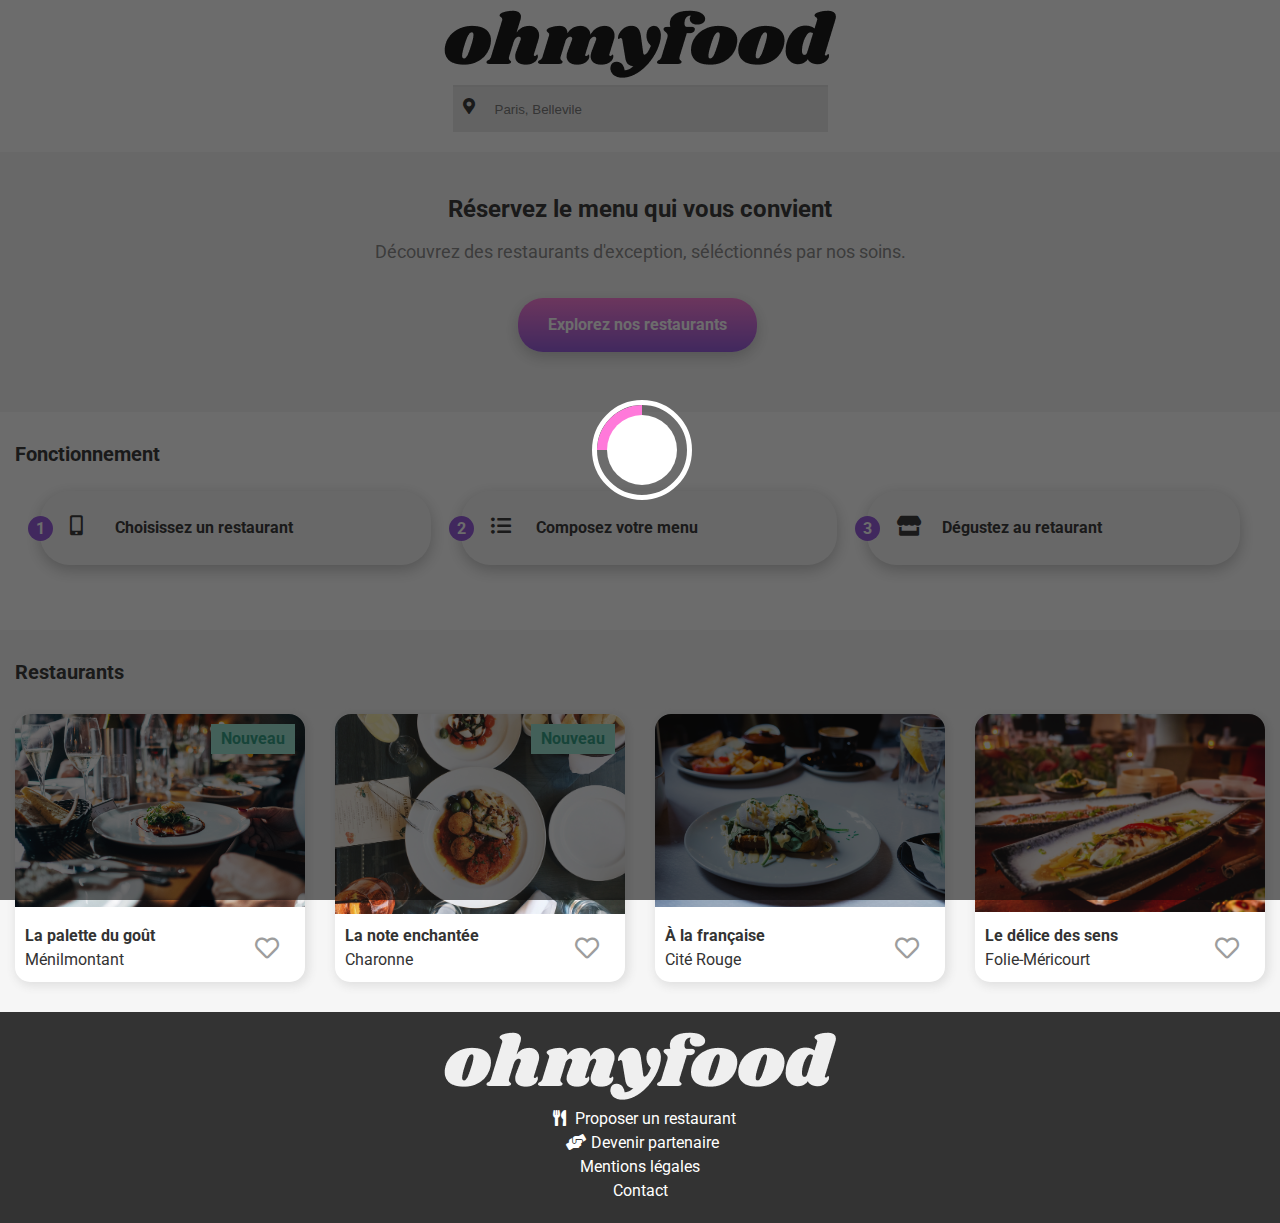
<file: index.html>
<!DOCTYPE html>
<html lang="fr">

<head>
    <meta charset="UTF-8">
    <link rel="shortcut icon" type="image/x-icon" href="favicon.ico">
    <link href="https://cdnjs.cloudflare.com/ajax/libs/font-awesome/5.15.1/css/all.min.css" rel="stylesheet" />
    <link href="https://fonts.gstatic.com" rel="preconnect">
    <link href="https://fonts.googleapis.com/css2?family=Roboto:wght@400;500;700&family=Shrikhand&display=swap" rel="stylesheet">
    <meta name="viewport" content="width=device-width, initial-scale=1.0">
    <link rel="stylesheet" href="style.css" type="text/css">
    <!--    Meta Tags-->
    <title>Bienvenue chez Ohmyfood</title>
    <meta name="title" content="Bienvenue chez Ohmyfood">
    <meta name="description"
        content="Découvrez des restaurants d'exception, séléctionnés par nos soins et réservez le menu qui vous convient" />

</head>

<body class="home">

    <!--Header-->
    <header>
        <div class="logo">
            <img alt="logo" src="./images/logo/ohmyfood.png" />
        </div>
        <div class="header-left">
            <form class="search-location">
                <div class="icon-wrapper">
                    <i class="fas fa-map-marker-alt"></i>
                </div>
                <div class="input-field">
                    <input id="search" aria-label="Chercher un restaurant" placeholder="Paris, Bellevile" type="text" />
                </div>
            </form>

        </div>
    </header>
<!--Conteneur principal-->
    <main>
        <article class="bg-grey reserve fade-1">
            <hgroup>
                <h1>Réservez le menu qui vous convient</h1>
                <h2> Découvrez des restaurants d'exception, séléctionnés par nos soins.</h2>
            </hgroup>
            <a class="show-btn button1" href="#">
                Explorez nos restaurants
            </a>
        </article>
        <aside class="menu-step">
            <h2 class="fade-1">Fonctionnement</h2>
            <div class="select">
                <a class="step-button fade-2" href="#">
                    <span class="circle-number">1</span>
                    <span class="icon"><i class="fas fa-mobile-alt"></i></span><span class="link-text">Choisissez un
                        restaurant</span>
                </a>
                <a class="step-button fade-2" href="#">
                    <span class="circle-number">2</span>
                    <span class="icon"><i class="fas fa-list-ul"></i></span><span class="link-text">Composez votre
                        menu</span>
                </a>
                <a class="step-button fade-3" href="#">
                    <span class="circle-number">3</span>
                    <span class="icon"><i class="fas fa-store"></i></span><span class="link-text">Dégustez au
                        retaurant</span>
                </a>
            </div>
        </aside>
        <section>
            <div class="cards bg-grey fade-4">
                <h2 class="restaurants">Restaurants</h2>
                <article class="card card-img fade-5">
                    <figure class="card-img-header">
                            <img alt="La palette du goût" class="card-img-top" 
                                src="./images/restaurants/jay-wennington-N_Y88TWmGwA-unsplash.jpg">
                            <figcaption class="img-btn-left">Nouveau</figcaption>
                    </figure>
                    <header class="card-content">
                        <hgroup>
                            <h3><a href="la-palette-du-gout.html" class="strong">La palette du goût</a></h3>
                            <h4 class="footer">Ménilmontant</h4>
                        </hgroup>
                        <div class="like">
                            <i class="far fa-heart default-icon"></i>
                            <i class="fas fa-heart hover-icon"></i>
                        </div>
                    </header>
                </article>

                <article class="card card-img fade-6">
                    <figure class="card-img-header">
                        <img alt="La note enchantée" class="card-img-top"
                            src="./images/restaurants/stil-u2Lp8tXIcjw-unsplash.jpg">
                        <figcaption class="img-btn-left">Nouveau</figcaption>
                    </figure>
                    <header class="card-content">
                        <hgroup>
                            <h3><a href="la-note-enchante.html" class="strong">La note enchantée</a></h3>
                            <h4 class="footer">Charonne</h4>
                        </hgroup>
                        
                        <div class="like">
                            <i class="far fa-heart default-icon"></i>
                            <i class="fas fa-heart hover-icon"></i>
                        </div>
                    </header>
                </article>

                <article class="card card-img fade-7">
                    <figure class="card-img-header">
                        <img alt="À la française" class="card-img-top"
                            src="./images/restaurants/toa-heftiba-DQKerTsQwi0-unsplash.jpg">
                    </figure>
                    <header class="card-content">
                        <hgroup>
                            <h3><a href="a-la-francaise.html" class="strong">À la française</a></h3>
                            <h4 class="footer">Cité Rouge</h4>
                        </hgroup>
                        <div class="like">
                            <i class="far fa-heart default-icon"></i>
                            <i class="fas fa-heart hover-icon"></i>
                        </div>
                    </header>
                </article>

                <article class="card card-img fade-8">
                    <figure class="card-img-header">
                        <img alt="Le délice des sens" class="card-img-top"
                            src="./images/restaurants/louis-hansel-shotsoflouis-qNBGVyOCY8Q-unsplash.jpg">
                    </figure>
                    <header class="card-content">
                        <hgroup>
                            <h3><a href="le-delice-des-sens.html" class="strong">Le délice des sens</a></h3>
                            <h4 class="footer">Folie-Méricourt</h4>
                        </hgroup>
                        <div class="like">
                            <i class="far fa-heart default-icon"></i>
                            <i class="fas fa-heart hover-icon"></i>
                        </div>
                    </header>
                </article>
            </div>
        </section>
    </main>
    <!--Footer-->
    <footer>
        <div id="f-container" class="fade-9 container">
            <div class="logo">
                <img alt="footer logo" src="images/logo/ohmyfood.png">
            </div>
            <div class="col-3">
                <ul class="one footer-icon">
                    <li><a href="#"><i class="fas fa-utensils"></i>Proposer un restaurant</a></li>
                    <li><a href="#"><i class="fas fa-hands-helping"></i>Devenir partenaire</a></li>
                </ul>
                <ul class="one">
                    <li><a href="#">Mentions légales</a></li>
                    <li><a href="mailto:test@test.local">Contact</a></li>
                </ul>
            </div>
        </div>
    </footer>
    <!--Loading animation home page-->
    <div class="loadspinner">
        <div class="spinner-wrapper">
            <div class="spinner-cover"></div>
            <div class="spinner-bar"></div>
        </div>
    </div>
</body>

</html>
</file>
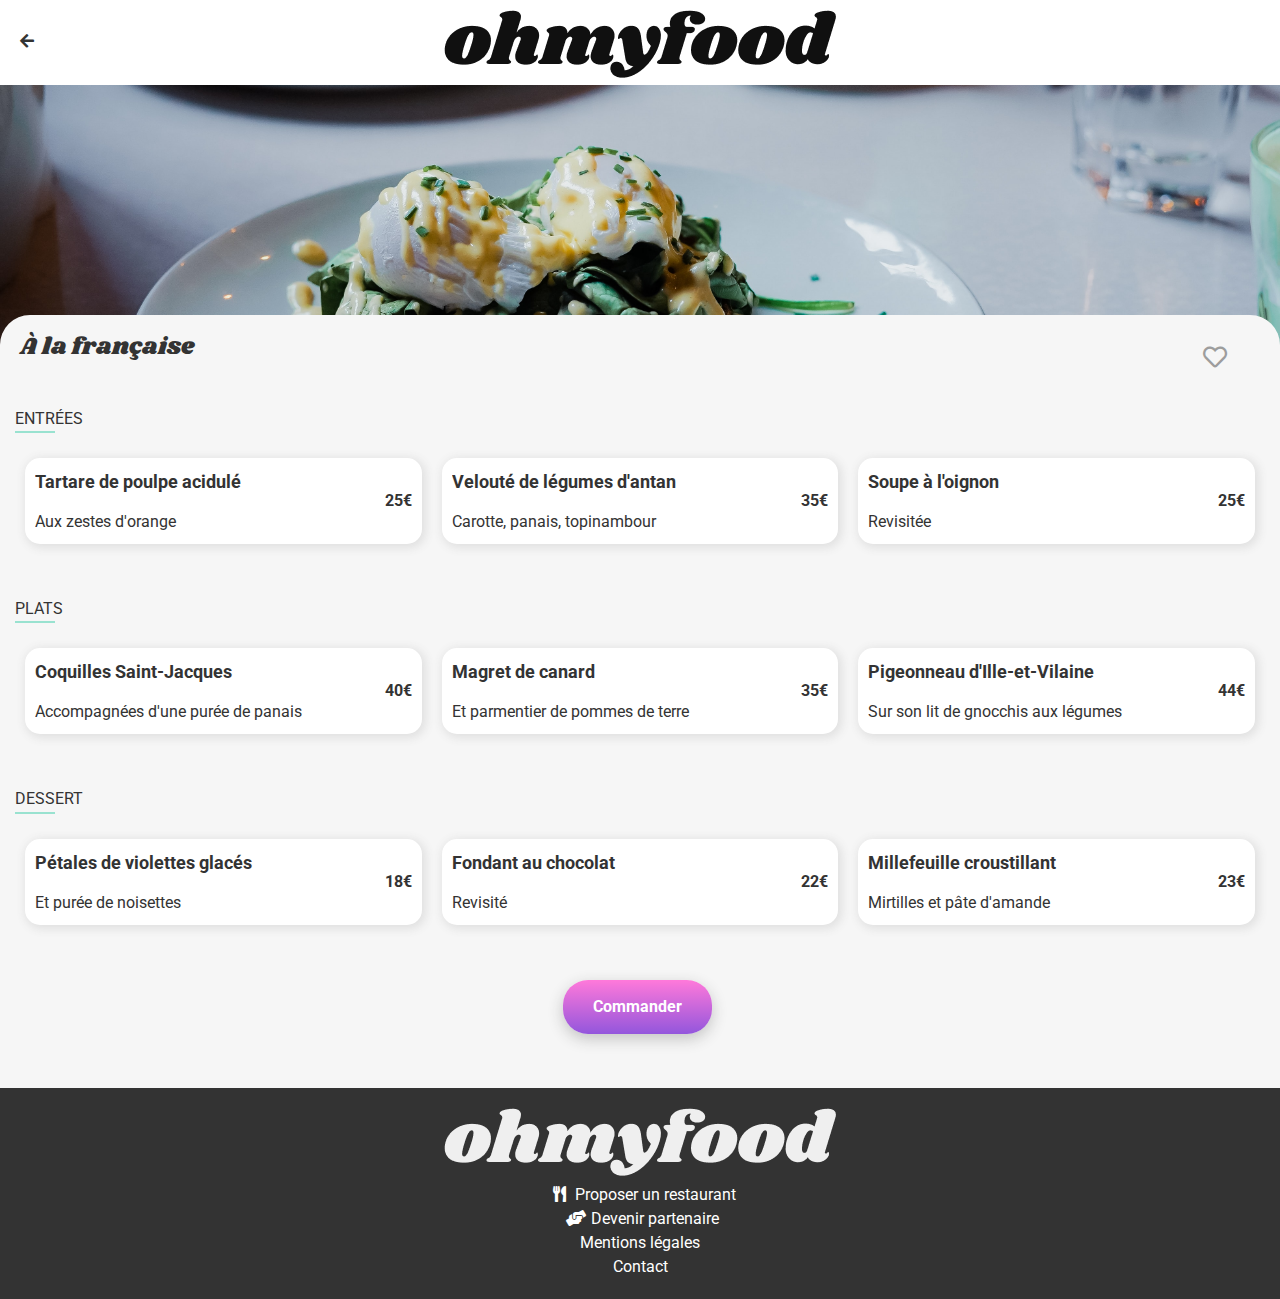
<file: a-la-francaise.html>
<!DOCTYPE html>
<html lang="fr">

<head>
    <meta charset="UTF-8">
    <link rel="shortcut icon" type="image/x-icon" href="favicon.ico">
    <link href="https://cdnjs.cloudflare.com/ajax/libs/font-awesome/5.15.1/css/all.min.css" rel="stylesheet" />
    <link href="https://fonts.gstatic.com" rel="preconnect">
    <link href="https://fonts.googleapis.com/css2?family=Roboto:wght@400;500;700&family=Shrikhand&display=swap"
        rel="stylesheet">
    <meta name="viewport" content="width=device-width, initial-scale=1.0">
    <link rel="stylesheet" href="style.css" type="text/css">
    <!--    Meta title-->
    <title>À la française restaurant | Ohmyfood</title>
    <meta name="title" content="À la française restaurant | Ohmyfood">
    <meta name="description"
        content="Découvrez À la française restaurant, restaurant d'exception, séléctionnés par nos soins et réservez le menu qui vous convient" />
   
</head>

<body class="menu">
    <!--Header-->
    <header>
        <a href="index.html" class="back-btn">
            <i class="fas fa-arrow-left"></i>
        </a>
        <div class="logo">
            <img alt="logo" src="./images/logo/ohmyfood.png" />
        </div>
        <figure class="cover-img">
            <img alt="page-cover" src="./images/restaurants/toa-heftiba-DQKerTsQwi0-unsplash.jpg">
        </figure>
    </header>

    <main class="bg-grey">
        <div class="restaurant-title">
            <h1 class="shrikhand">À la française</h1>
            <div class="like">
                <i class="far fa-heart default-icon"></i>
                <i class="fas fa-heart hover-icon"></i>
            </div>
        </div>

        <section class="full-width cards">
            <h2 class="sub-title">ENTRÉES</h2>
            <article class="card card-menu fade-1">
                <hgroup>
                    <h3 class="menu-title">Tartare de poulpe acidulé</h3>
                    <h4>Aux zestes d'orange</h4>
                </hgroup>
                <div class="price">
                    <span>25€</span>
                </div>
                <div class="caption-check-box">
                    <i class="fas fa-check-circle"></i>
                </div>

            </article>
            <article class="card card-menu fade-2">
                <hgroup>
                    <h3 class="menu-title">Velouté de légumes d'antan</h3>
                    <h4>Carotte, panais, topinambour</h4>
                </hgroup>
                <div class="price">
                    <span>35€</span>
                </div>
                <div class="caption-check-box">
                    <i class="fas fa-check-circle"></i>
                </div>
            </article>
            <article class="card card-menu fade-3">
                <hgroup>
                    <h3 class="menu-title">Soupe à l'oignon</h3>
                    <h4>Revisitée</h4>
                </hgroup>
                <div class="price">
                    <span>25€</span>
                </div>
                <div class="caption-check-box">
                    <i class="fas fa-check-circle"></i>
                </div>

            </article>
        </section>


        <section class="full-width cards">
            <h2 class="sub-title">PLATS</h2>
            <article class="card card-menu fade-4">
                <hgroup>
                    <h3 class="menu-title">Coquilles Saint-Jacques</h3>
                    <h4>Accompagnées d'une purée de panais</h4>
                </hgroup>
                <div class="price">
                    <span>40€</span>
                </div>
                <div class="caption-check-box">
                    <i class="fas fa-check-circle"></i>
                </div>
            </article>
            <article class="card card-menu fade-5">
                <hgroup>
                    <h3 class="menu-title">Magret de canard</h3>
                    <h4>Et parmentier de pommes de terre</h4>
                </hgroup>
                <div class="price">
                    <span>35€</span>
                </div>
                <div class="caption-check-box">
                    <i class="fas fa-check-circle"></i>
                </div>
            </article>
            <article class="card card-menu fade-6">
                <hgroup>
                    <h3 class="menu-title">Pigeonneau d'Ille-et-Vilaine</h3>
                    <h4>Sur son lit de gnocchis aux légumes</h4>
                </hgroup>
                <div class="price">
                    <span>44€</span>
                </div>
                <div class="caption-check-box">
                    <i class="fas fa-check-circle"></i>
                </div>
            </article>
        </section>

        <section class="full-width cards">
            <h2 class="sub-title">DESSERT</h2>
            <article class="card card-menu fade-7">
                <hgroup>
                    <h3 class="menu-title">Pétales de violettes glacés</h3>
                    <h4>Et purée de noisettes</h4>
                </hgroup>
                <div class="price">
                    <span>18€</span>
                </div>
                <div class="caption-check-box">
                    <i class="fas fa-check-circle"></i>
                </div>
            </article>
            <article class="card card-menu fade-8">
                <hgroup>
                    <h3 class="menu-title">Fondant au chocolat</h3>
                    <h4>Revisité</h4>
                </hgroup>
                <div class="price">
                    <span>22€</span>
                </div>
                <div class="caption-check-box">
                    <i class="fas fa-check-circle"></i>
                </div>
            </article>
            <article class="card card-menu fade-9">
                <hgroup>
                    <h3 class="menu-title">Millefeuille croustillant</h3>
                    <h4>Mirtilles et pâte d'amande</h4>
                </hgroup>
                <div class="price">
                    <span>23€</span>
                </div>
                <div class="caption-check-box">
                    <i class="fas fa-check-circle"></i>
                </div>
            </article>
        </section>

        <aside class="full-width order fade-10">
            <a class="show-btn button1" href="#">
                Commander
            </a>
        </aside>
    </main>
    <footer>
        <div id="f-container" class="fade-11 container">
            <div class="logo">
                <img alt="footer logo" src="./images/logo/ohmyfood.png">
            </div>
            <div class="col-3">
                <ul class="one footer-icon">
                    <li><a href="#"><i class="fas fa-utensils"></i>Proposer un restaurant</a></li>
                    <li><a href="#"><i class="fas fa-hands-helping"></i>Devenir partenaire</a></li>
                </ul>
                <ul class="one">
                    <li><a href="#">Mentions légales</a></li>
                    <li><a href="#">Contact</a></li>
                </ul>
            </div>
        </div>
    </footer>
</body>

</html>
</file>
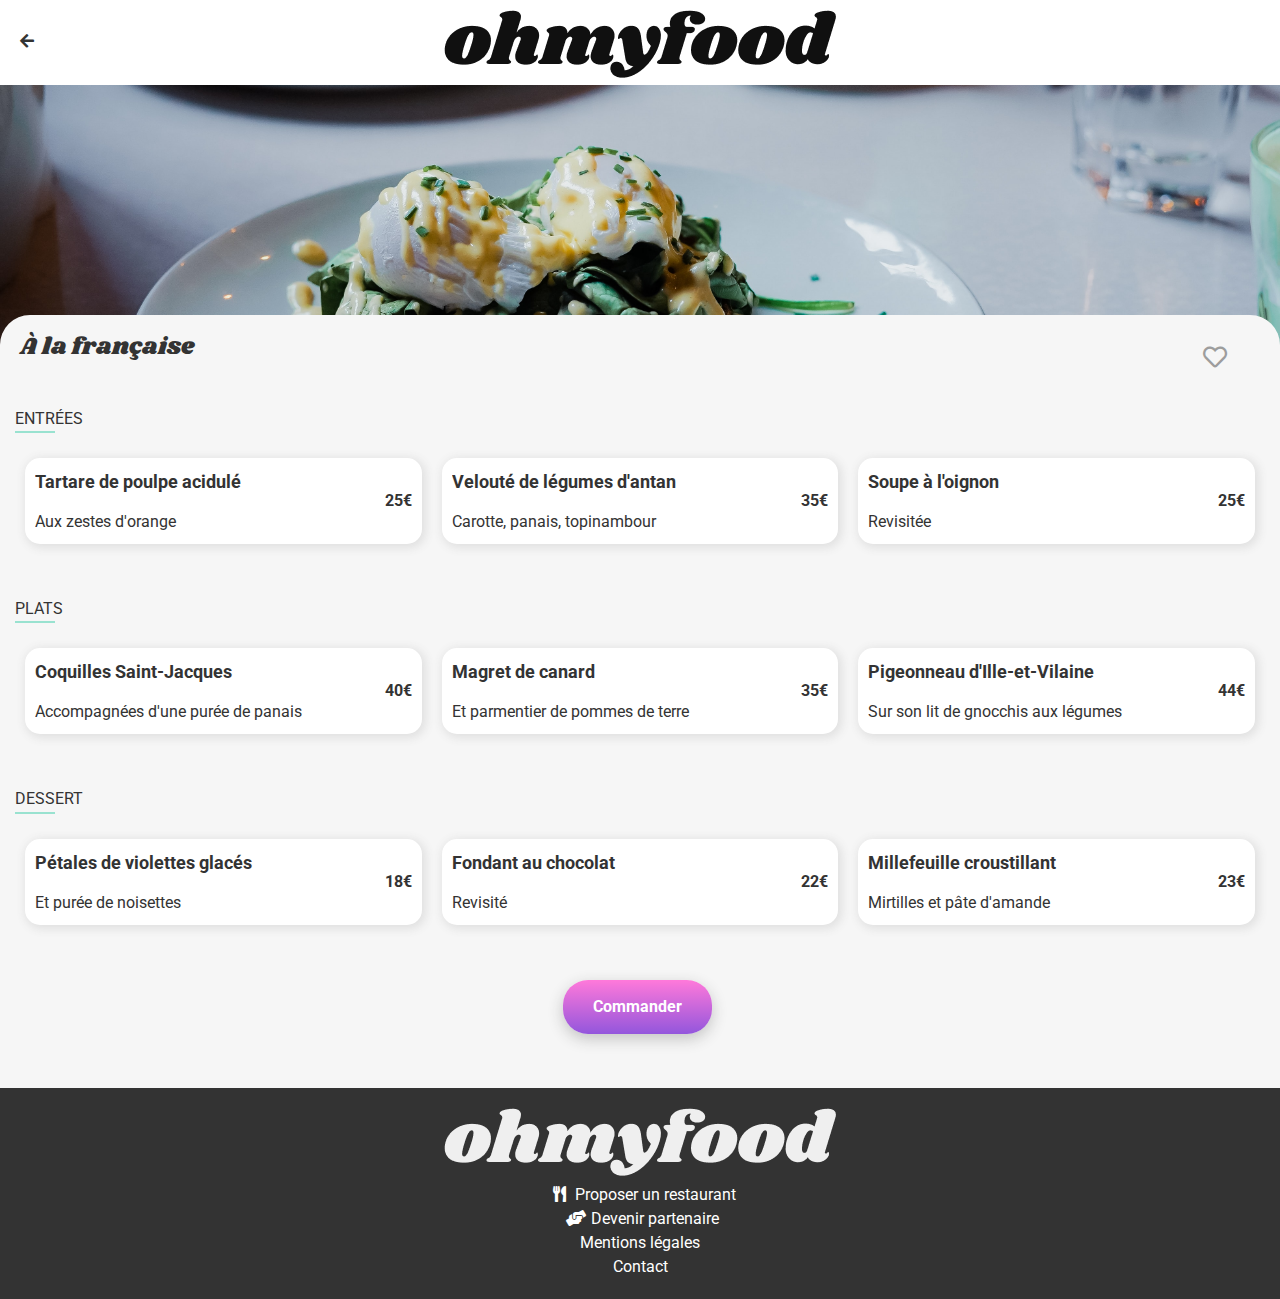
<file: a_la_francaise.html>
<!DOCTYPE html>
<html lang="en">

<head>
    <meta charset="UTF-8">
    <link rel="shortcut icon" type="image/x-icon" href="favicon.ico">
    <link href="https://cdnjs.cloudflare.com/ajax/libs/font-awesome/5.15.1/css/all.min.css" rel="stylesheet" />
    <link href="https://fonts.gstatic.com" rel="preconnect">
    <link href="https://fonts.googleapis.com/css2?family=Roboto:wght@400;500;700&family=Shrikhand&display=swap"
        rel="stylesheet">
    <meta name="viewport" content="width=device-width, initial-scale=1.0">
    <link rel="stylesheet" href="style.css" type="text/css">
    <!--    Meta title-->
    <title>À la française restaurant | Ohmyfood</title>
    <meta name="title" content="À la française restaurant | Ohmyfood">
    <meta name="description"
        content="Découvrez À la française restaurant, restaurant d'exception, séléctionnés par nos soins et réservez le menu qui vous convient" />
   
</head>

<body class="menu">
    <!--Header-->
    <header>
        <a href="index.html" class="back-btn">
            <i class="fas fa-arrow-left"></i>
        </a>
        <div class="logo">
            <img alt="logo" src="images/logo/ohmyfood.png" />
        </div>
        <figure class="cover-img">
            <img alt="page-cover" src="images/restaurants/toa-heftiba-DQKerTsQwi0-unsplash.jpg">
        </figure>
    </header>

    <main class="bg-grey">
        <div class="restaurant-title">
            <h1 class="shrikhand">À la française</h1>
            <div class="like">
                <i class="far fa-heart default-icon"></i>
                <i class="fas fa-heart hover-icon"></i>
            </div>
        </div>

        <section class="full-width cards">
            <h2 class="sub-title">ENTRÉES</h2>
            <article class="card card-menu fade-1">
                <hgroup>
                    <h3 class="menu-title">Tartare de poulpe acidulé</h3>
                    <h4>Aux zestes d'orange</h4>
                </hgroup>
                <div class="price">
                    <span>25€</span>
                </div>
                <div class="caption-check-box">
                    <i class="fas fa-check-circle"></i>
                </div>

            </article>
            <article class="card card-menu fade-2">
                <hgroup>
                    <h3 class="menu-title">Velouté de légumes d'antan</h3>
                    <h4>Carotte, panais, topinambour</h4>
                </hgroup>
                <div class="price">
                    <span>35€</span>
                </div>
                <div class="caption-check-box">
                    <i class="fas fa-check-circle"></i>
                </div>
            </article>
            <article class="card card-menu fade-3">
                <hgroup>
                    <h3 class="menu-title">Soupe à l'oignon</h3>
                    <h4>Revisitée</h4>
                </hgroup>
                <div class="price">
                    <span>25€</span>
                </div>
                <div class="caption-check-box">
                    <i class="fas fa-check-circle"></i>
                </div>

            </article>
        </section>


        <section class="full-width cards">
            <h2 class="sub-title">PLATS</h2>
            <article class="card card-menu fade-4">
                <hgroup>
                    <h3 class="menu-title">Coquilles Saint-Jacques</h3>
                    <h4>Accompagnées d'une purée de panais</h4>
                </hgroup>
                <div class="price">
                    <span>40€</span>
                </div>
                <div class="caption-check-box">
                    <i class="fas fa-check-circle"></i>
                </div>
            </article>
            <article class="card card-menu fade-5">
                <hgroup>
                    <h3 class="menu-title">Magret de canard</h3>
                    <h4>Et parmentier de pommes de terre</h4>
                </hgroup>
                <div class="price">
                    <span>35€</span>
                </div>
                <div class="caption-check-box">
                    <i class="fas fa-check-circle"></i>
                </div>
            </article>
            <article class="card card-menu fade-6">
                <hgroup>
                    <h3 class="menu-title">Pigeonneau d'Ille-et-Vilaine</h3>
                    <h4>Sur son lit de gnocchis aux légumes</h4>
                </hgroup>
                <div class="price">
                    <span>44€</span>
                </div>
                <div class="caption-check-box">
                    <i class="fas fa-check-circle"></i>
                </div>
            </article>
        </section>

        <section class="full-width cards">
            <h2 class="sub-title">DESSERT</h2>
            <article class="card card-menu fade-7">
                <hgroup>
                    <h3 class="menu-title">Pétales de violettes glacés</h3>
                    <h4>Et purée de noisettes</h4>
                </hgroup>
                <div class="price">
                    <span>18€</span>
                </div>
                <div class="caption-check-box">
                    <i class="fas fa-check-circle"></i>
                </div>
            </article>
            <article class="card card-menu fade-8">
                <hgroup>
                    <h3 class="menu-title">Fondant au chocolat</h3>
                    <h4>Revisité</h4>
                </hgroup>
                <div class="price">
                    <span>22€</span>
                </div>
                <div class="caption-check-box">
                    <i class="fas fa-check-circle"></i>
                </div>
            </article>
            <article class="card card-menu fade-9">
                <hgroup>
                    <h3 class="menu-title">Millefeuille croustillant</h3>
                    <h4>Mirtilles et pâte d'amande</h4>
                </hgroup>
                <div class="price">
                    <span>23€</span>
                </div>
                <div class="caption-check-box">
                    <i class="fas fa-check-circle"></i>
                </div>
            </article>
        </section>

        <aside class="full-width order fade-10">
            <a class="show-btn button1" href="#">
                Commander
            </a>
        </aside>
    </main>
    <footer>
        <div id="f-container" class="fade-11 container">
            <div class="logo">
                <img alt="footer logo" src="images/logo/ohmyfood.png">
            </div>
            <div class="col-3">
                <ul class="one footer-icon">
                    <li><a href="#"><i class="fas fa-utensils"></i>Proposer un restaurant</a></li>
                    <li><a href="#"><i class="fas fa-hands-helping"></i>Devenir partenaire</a></li>
                </ul>
                <ul class="one">
                    <li><a href="#">Mentions légales</a></li>
                    <li><a href="#">Contact</a></li>
                </ul>
            </div>
        </div>
    </footer>
</body>

</html>
</file>
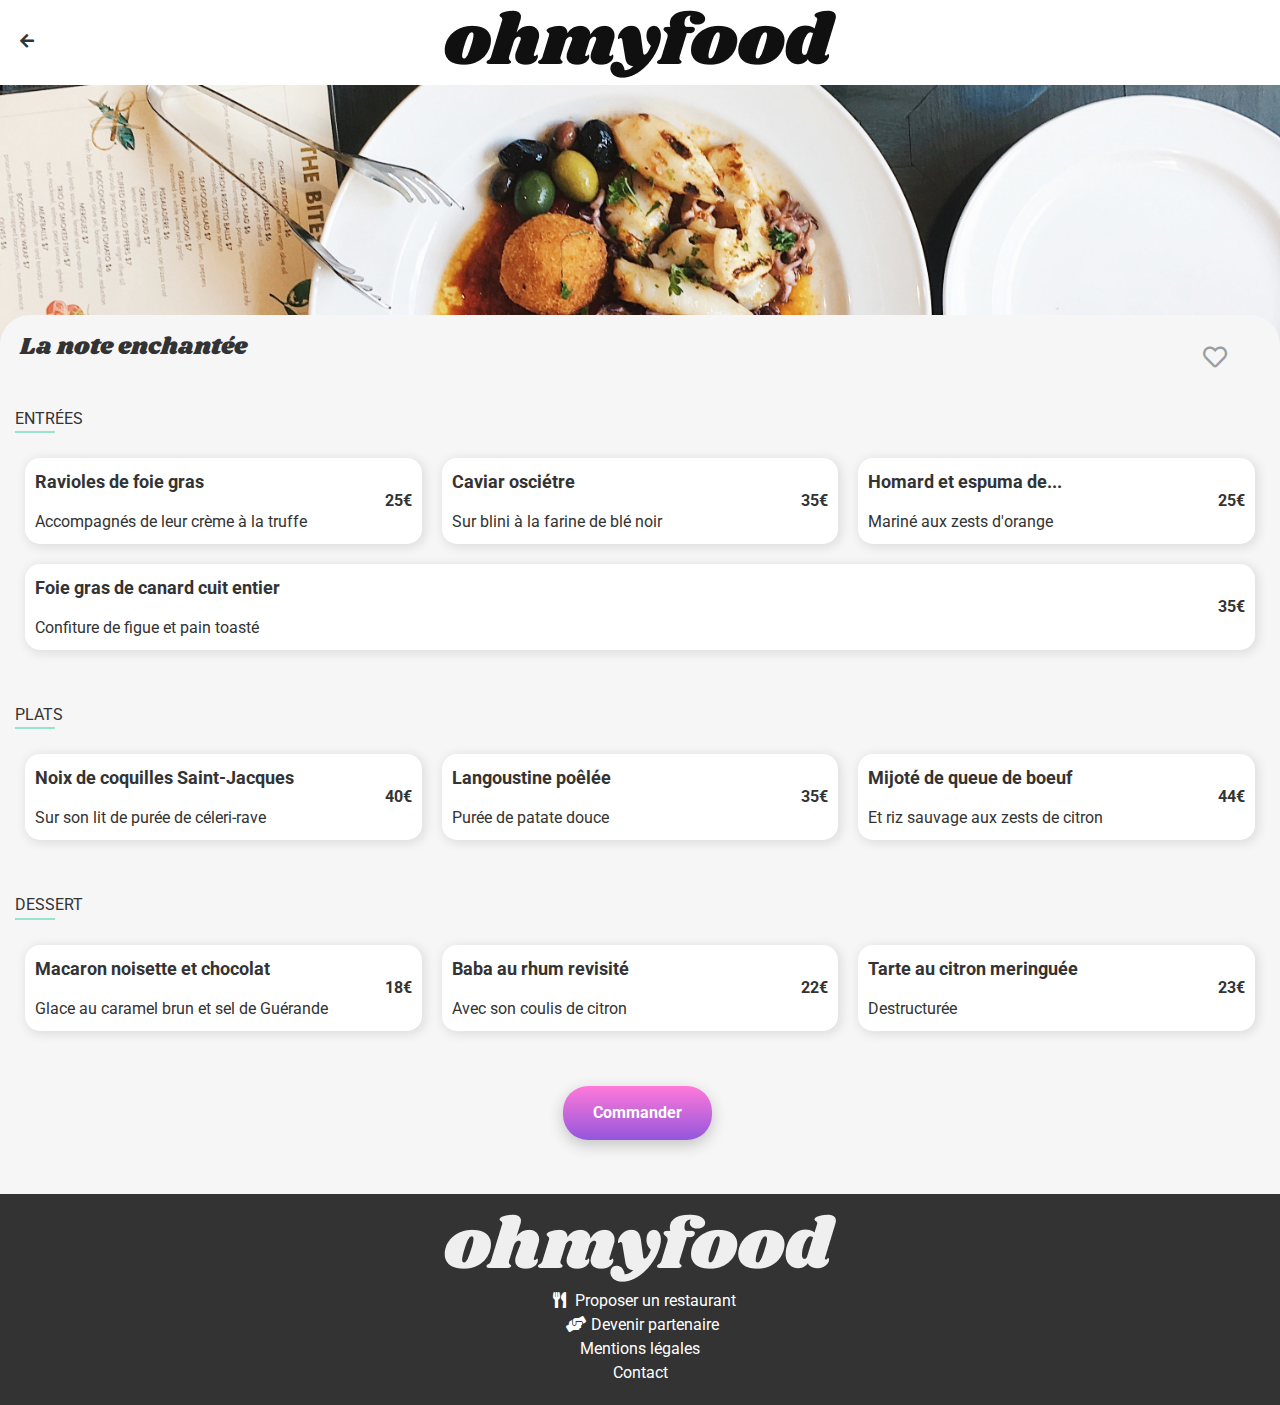
<file: la-note-enchante.html>
<!DOCTYPE html>
<html lang="fr">

<head>
    <meta charset="UTF-8">
    <link rel="shortcut icon" type="image/x-icon" href="favicon.ico">
    <link href="https://cdnjs.cloudflare.com/ajax/libs/font-awesome/5.15.1/css/all.min.css" rel="stylesheet" />
    <link href="https://fonts.gstatic.com" rel="preconnect">
    <link href="https://fonts.googleapis.com/css2?family=Roboto:wght@400;500;700&family=Shrikhand&display=swap"
        rel="stylesheet">
    <meta name="viewport" content="width=device-width, initial-scale=1.0">
    <link rel="stylesheet" href="style.css" type="text/css">
    <!--    Meta title-->
    <title>La note enchanté restaurant | Ohmyfood</title>
    <meta name="title" content="La note enchanté restaurant | Ohmyfood">
    <meta name="description"
        content="Découvrez La note enchanté, restaurant d'exception, séléctionnés par nos soins et réservez le menu qui vous convient" />
</head>

<body class="menu">
    <!--Header-->
    <header>
        <a href="index.html" class="back-btn">
            <i class="fas fa-arrow-left"></i>
        </a>
        <div class="logo">
            <img alt="logo" src="./images/logo/ohmyfood.png" />
        </div>
        <figure class="cover-img">
            <img alt="La note enchanté restaurant" src="./images/restaurants/stil-u2Lp8tXIcjw-unsplash.jpg">
        </figure>
    </header>

    <main class="bg-grey">
        <div class="restaurant-title">
            <h1 class="shrikhand">La note enchantée</h1>
            <div class="like">
                <i class="far fa-heart default-icon"></i>
                <i class="fas fa-heart hover-icon"></i>
            </div>
        </div>

        <section class="full-width cards">
            <h2 class="sub-title">ENTRÉES</h2>
            <article class="card card-menu fade-1">
                <hgroup>
                    <h3 class="menu-title">Ravioles de foie gras</h3>
                    <h4>Accompagnés de leur crème à la truffe</h4>
                </hgroup>
                <div class="price">
                    <span>25€</span>
                </div>
                <div class="caption-check-box">
                    <i class="fas fa-check-circle"></i>
                </div>

            </article>
            <article class="card card-menu fade-2">
                <hgroup>
                    <h3 class="menu-title">Caviar osciétre</h3>
                    <h4>Sur blini à la farine de blé noir</h4>
                </hgroup>
                <div class="price">
                    <span>35€</span>
                </div>
                <div class="caption-check-box">
                    <i class="fas fa-check-circle"></i>
                </div>
            </article>
            <article class="card card-menu fade-3">
                <hgroup>
                    <h3 class="menu-title">Homard et espuma de...</h3>
                    <h4>Mariné aux zests d'orange</h4>
                </hgroup>
                <div class="price">
                    <span>25€</span>
                </div>
                <div class="caption-check-box">
                    <i class="fas fa-check-circle"></i>
                </div>

            </article>
            <article class="card card-menu fade-4">
                <hgroup>
                    <h3 class="menu-title">Foie gras de canard cuit entier</h3>
                    <h4>Confiture de figue et pain toasté</h4>
                </hgroup>
                <div class="price">
                    <span>35€</span>
                </div>
                <div class="caption-check-box">
                    <i class="fas fa-check-circle"></i>
                </div>

            </article>
        </section>


        <section class="full-width cards">
            <h2 class="sub-title">PLATS</h2>
            <article class="card card-menu fade-5">
                <hgroup>
                    <h3 class="menu-title">Noix de coquilles Saint-Jacques</h3>
                    <h4>Sur son lit de purée de céleri-rave</h4>
                </hgroup>
                <div class="price">
                    <span>40€</span>
                </div>
                <div class="caption-check-box">
                    <i class="fas fa-check-circle"></i>
                </div>
            </article>
            <article class="card card-menu fade-6">
                <hgroup>
                    <h3 class="menu-title">Langoustine poêlée</h3>
                    <h4>Purée de patate douce</h4>
                </hgroup>
                <div class="price">
                    <span>35€</span>
                </div>
                <div class="caption-check-box">
                    <i class="fas fa-check-circle"></i>
                </div>
            </article>
            <article class="card card-menu fade-7">
                <hgroup>
                    <h3 class="menu-title">Mijoté de queue de boeuf</h3>
                    <h4>Et riz sauvage aux zests de citron</h4>
                </hgroup>
                <div class="price">
                    <span>44€</span>
                </div>
                <div class="caption-check-box">
                    <i class="fas fa-check-circle"></i>
                </div>
            </article>
        </section>

        <section class="full-width cards">
            <h2 class="sub-title">DESSERT</h2>
            <article class="card card-menu fade-8">
                <hgroup>
                    <h3 class="menu-title">Macaron noisette et chocolat</h3>
                    <h4>Glace au caramel brun et sel de Guérande</h4>
                </hgroup>
                <div class="price">
                    <span>18€</span>
                </div>
                <div class="caption-check-box">
                    <i class="fas fa-check-circle"></i>
                </div>
            </article>
            <article class="card card-menu fade-9">
                <hgroup>
                    <h3 class="menu-title">Baba au rhum revisité</h3>
                    <h4>Avec son coulis de citron</h4>
                </hgroup>
                <div class="price">
                    <span>22€</span>
                </div>
                <div class="caption-check-box">
                    <i class="fas fa-check-circle"></i>
                </div>
            </article>
            <article class="card card-menu fade-10">
                <hgroup>
                    <h3 class="menu-title">Tarte au citron meringuée</h3>
                    <h4>Destructurée</h4>
                </hgroup>
                <div class="price">
                    <span>23€</span>
                </div>
                <div class="caption-check-box">
                    <i class="fas fa-check-circle"></i>
                </div>
            </article>
        </section>

        <aside class="full-width order fade-11">
            <a class="show-btn button1" href="#">
                Commander
            </a>
        </aside>
    </main>
    <footer>
        <div id="f-container" class="fade-12 container">
            <div class="logo">
                <img alt="footer logo" src="./images/logo/ohmyfood.png">
            </div>
            <div class="col-3">
                <ul class="one footer-icon">
                    <li><a href="#"><i class="fas fa-utensils"></i>Proposer un restaurant</a></li>
                    <li><a href="#"><i class="fas fa-hands-helping"></i>Devenir partenaire</a></li>
                </ul>
                <ul class="one">
                    <li><a href="#">Mentions légales</a></li>
                    <li><a href="#">Contact</a></li>
                </ul>
            </div>
        </div>
    </footer>
</body>

</html>
</file>
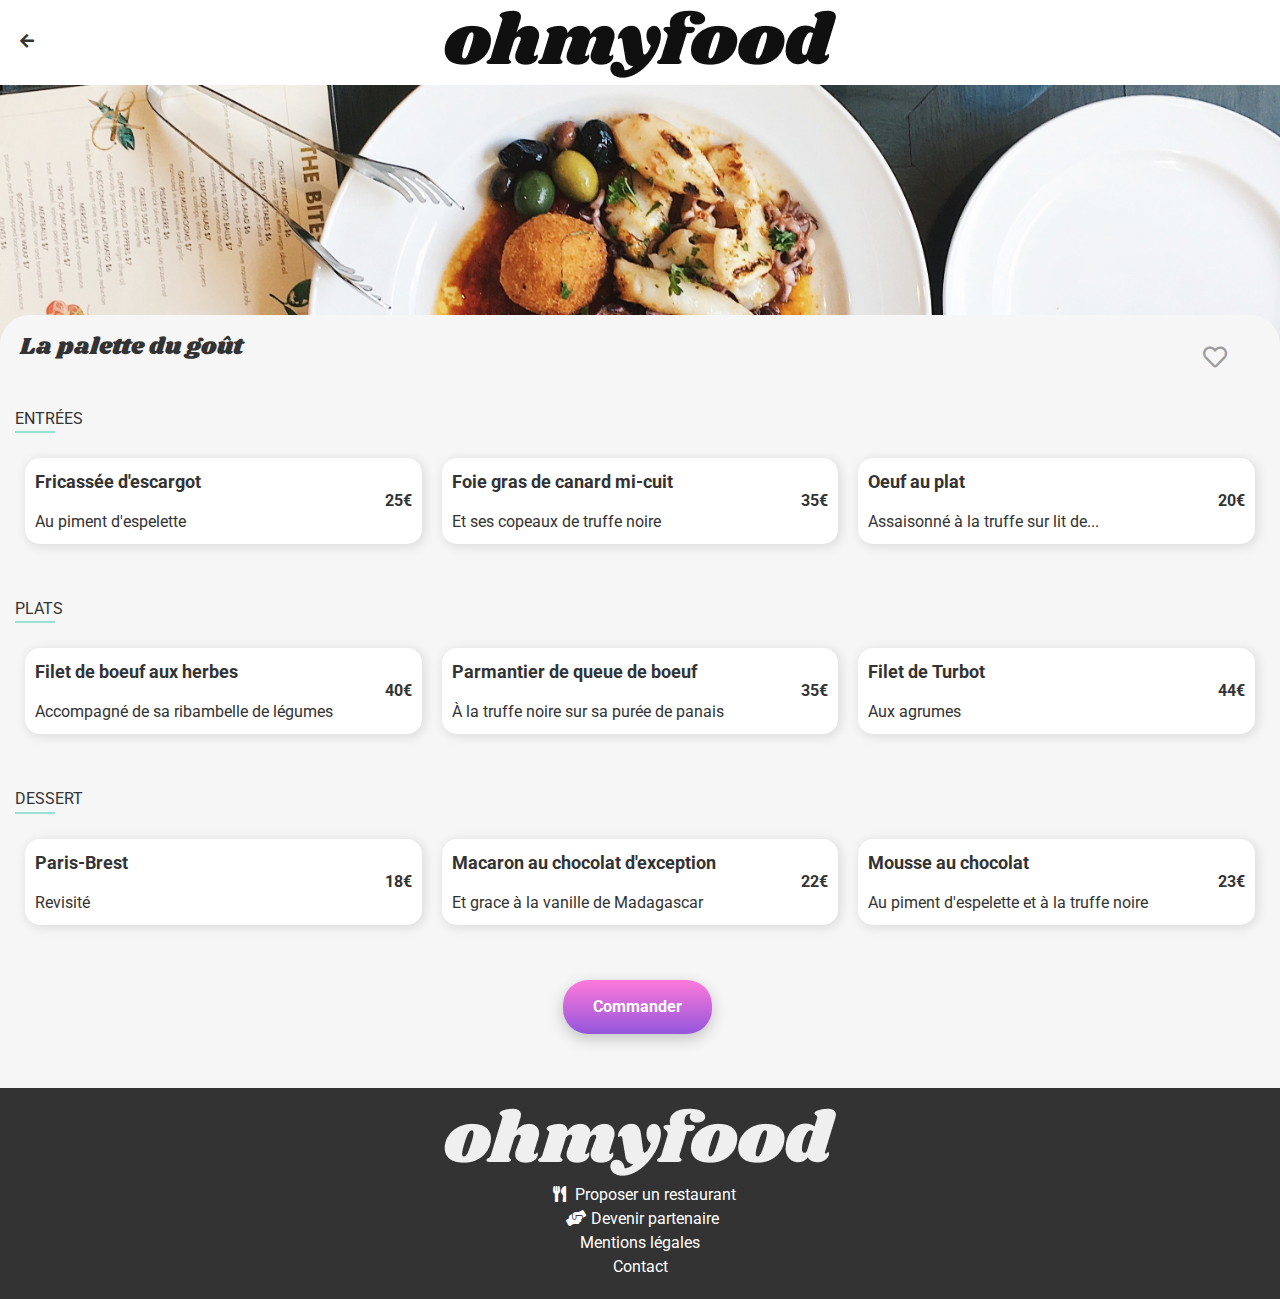
<file: la-palette-du-gout.html>
<!DOCTYPE html>
<html lang="fr">

<head>
    <meta charset="UTF-8">
    <link rel="shortcut icon" type="image/x-icon" href="favicon.ico">
    <link href="https://cdnjs.cloudflare.com/ajax/libs/font-awesome/5.15.1/css/all.min.css" rel="stylesheet" />
    <link href="https://fonts.gstatic.com" rel="preconnect">
    <link href="https://fonts.googleapis.com/css2?family=Roboto:wght@400;500;700&family=Shrikhand&display=swap"
        rel="stylesheet">
    <meta name="viewport" content="width=device-width, initial-scale=1.0">
    <link rel="stylesheet" href="style.css" type="text/css">
    <!--    Meta title-->
    <title>La palette du goût restaurant | Ohmyfood</title>
    <meta name="title" content="La palette du goût restaurant | Ohmyfood">
    <meta name="description"
        content="Découvrez La palette du goût restaurant, restaurant d'exception, séléctionnés par nos soins et réservez le menu qui vous convient" />
</head>

<body class="menu">
    <!--Header-->
    <header>
        <a href="index.html" class="back-btn">
            <i class="fas fa-arrow-left"></i>
        </a>
        <div class="logo">
            <img alt="logo" src="./images/logo/ohmyfood.png" />
        </div>
        <figure class="cover-img">
            <img alt="La palette du goût restaurant" src="./images/restaurants/stil-u2Lp8tXIcjw-unsplash.jpg">
        </figure>
    </header>

    <main class="bg-grey">
        <div class="restaurant-title">
            <h1 class="shrikhand">La palette du goût</h1>
            <div class="like">
                <i class="far fa-heart default-icon"></i>
                <i class="fas fa-heart hover-icon"></i>
            </div>
        </div>

        <section class="full-width cards">
            <h2 class="sub-title">ENTRÉES</h2>
            <article class="card card-menu fade-1">
                <hgroup>
                    <h3 class="menu-title">Fricassée d'escargot</h3>
                    <h4>Au piment d'espelette</h4>
                </hgroup>
                <div class="price">
                    <span>25€</span>
                </div>
                <div class="caption-check-box">
                    <i class="fas fa-check-circle"></i>
                </div>

            </article>
            <article class="card card-menu fade-2">
                <hgroup>
                    <h3 class="menu-title">Foie gras de canard mi-cuit</h3>
                    <h4>Et ses copeaux de truffe noire</h4>
                </hgroup>
                <div class="price">
                    <span>35€</span>
                </div>
                <div class="caption-check-box">
                    <i class="fas fa-check-circle"></i>
                </div>
            </article>
            <article class="card card-menu fade-3">
                <hgroup>
                    <h3 class="menu-title">Oeuf au plat</h3>
                    <h4>Assaisonné à la truffe sur lit de...</h4>
                </hgroup>
                <div class="price">
                    <span>20€</span>
                </div>
                <div class="caption-check-box">
                    <i class="fas fa-check-circle"></i>
                </div>

            </article>
        </section>


        <section class="full-width cards">
            <h2 class="sub-title">PLATS</h2>
            <article class="card card-menu fade-5">
                <hgroup>
                    <h3 class="menu-title">Filet de boeuf aux herbes</h3>
                    <h4>Accompagné de sa ribambelle de légumes</h4>
                </hgroup>
                <div class="price">
                    <span>40€</span>
                </div>
                <div class="caption-check-box">
                    <i class="fas fa-check-circle"></i>
                </div>
            </article>
            <article class="card card-menu fade-6">
                <hgroup>
                    <h3 class="menu-title">Parmantier de queue de boeuf</h3>
                    <h4>À la truffe noire sur sa purée de panais</h4>
                </hgroup>
                <div class="price">
                    <span>35€</span>
                </div>
                <div class="caption-check-box">
                    <i class="fas fa-check-circle"></i>
                </div>
            </article>
            <article class="card card-menu fade-7">
                <hgroup>
                    <h3 class="menu-title">Filet de Turbot</h3>
                    <h4>Aux agrumes</h4>
                </hgroup>
                <div class="price">
                    <span>44€</span>
                </div>
                <div class="caption-check-box">
                    <i class="fas fa-check-circle"></i>
                </div>
            </article>
        </section>

        <section class="full-width cards">
            <h2 class="sub-title">DESSERT</h2>
            <article class="card card-menu fade-8">
                <hgroup>
                    <h3 class="menu-title">Paris-Brest</h3>
                    <h4>Revisité</h4>
                </hgroup>
                <div class="price">
                    <span>18€</span>
                </div>
                <div class="caption-check-box">
                    <i class="fas fa-check-circle"></i>
                </div>
            </article>
            <article class="card card-menu fade-9">
                <hgroup>
                    <h3 class="menu-title">Macaron au chocolat d'exception</h3>
                    <h4>Et grace à la vanille de Madagascar</h4>
                </hgroup>
                <div class="price">
                    <span>22€</span>
                </div>
                <div class="caption-check-box">
                    <i class="fas fa-check-circle"></i>
                </div>
            </article>
            <article class="card card-menu fade-10">
                <hgroup>
                    <h3 class="menu-title">Mousse au chocolat</h3>
                    <h4>Au piment d'espelette et à la truffe noire</h4>
                </hgroup>
                <div class="price">
                    <span>23€</span>
                </div>
                <div class="caption-check-box">
                    <i class="fas fa-check-circle"></i>
                </div>
            </article>
        </section>

        <aside class="full-width order fade-11">
            <a class="show-btn button1" href="#">
                Commander
            </a>
        </aside>
    </main>
    <footer>
        <div id="f-container" class="fade-12 container">
            <div class="logo">
                <img alt="footer logo" src="./images/logo/ohmyfood.png">
            </div>
            <div class="col-3">
                <ul class="one footer-icon">
                    <li><a href="#"><i class="fas fa-utensils"></i>Proposer un restaurant</a></li>
                    <li><a href="#"><i class="fas fa-hands-helping"></i>Devenir partenaire</a></li>
                </ul>
                <ul class="one">
                    <li><a href="#">Mentions légales</a></li>
                    <li><a href="#">Contact</a></li>
                </ul>
            </div>
        </div>
    </footer>
</body>

</html>
</file>
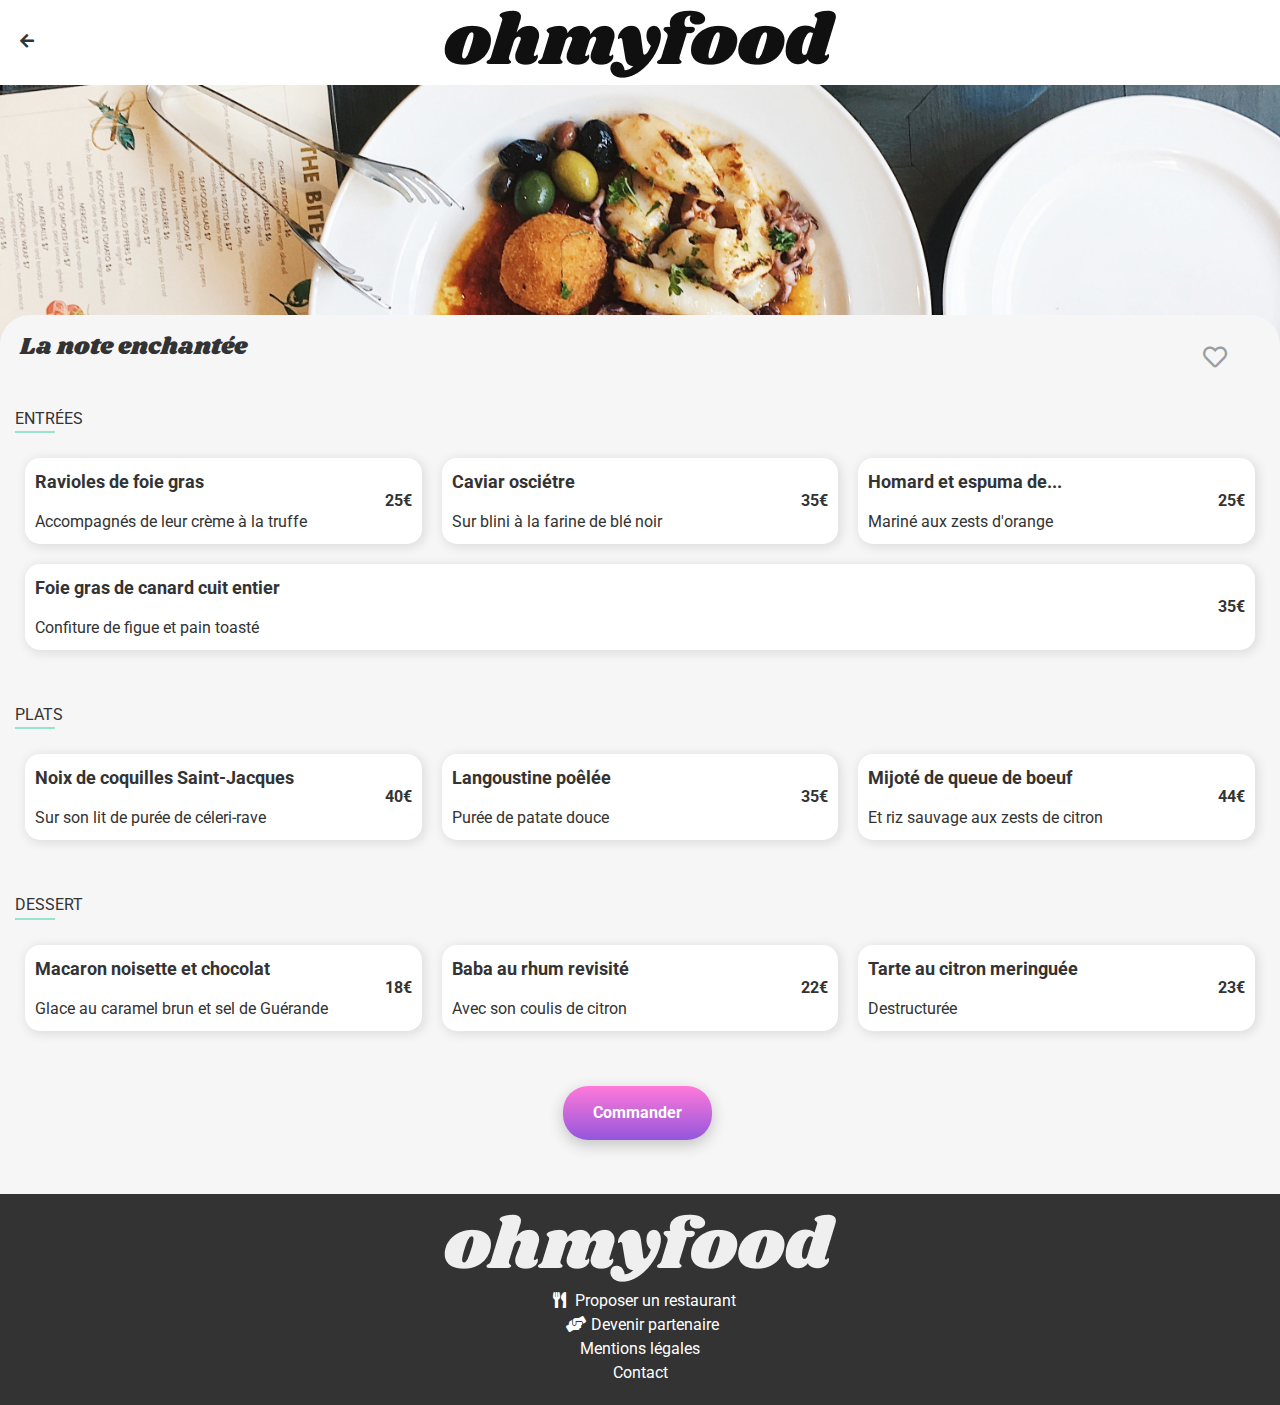
<file: la_note_enchante.html>
<!DOCTYPE html>
<html lang="en">

<head>
    <meta charset="UTF-8">
    <link rel="shortcut icon" type="image/x-icon" href="favicon.ico">
    <link href="https://cdnjs.cloudflare.com/ajax/libs/font-awesome/5.15.1/css/all.min.css" rel="stylesheet" />
    <link href="https://fonts.gstatic.com" rel="preconnect">
    <link href="https://fonts.googleapis.com/css2?family=Roboto:wght@400;500;700&family=Shrikhand&display=swap"
        rel="stylesheet">
    <meta name="viewport" content="width=device-width, initial-scale=1.0">
    <link rel="stylesheet" href="style.css" type="text/css">
    <!--    Meta title-->
    <title>La note enchanté restaurant | Ohmyfood</title>
    <meta name="title" content="La note enchanté restaurant | Ohmyfood">
    <meta name="description"
        content="Découvrez La note enchanté, restaurant d'exception, séléctionnés par nos soins et réservez le menu qui vous convient" />
</head>

<body class="menu">
    <!--Header-->
    <header>
        <a href="index.html" class="back-btn">
            <i class="fas fa-arrow-left"></i>
        </a>
        <div class="logo">
            <img alt="logo" src="images/logo/ohmyfood.png" />
        </div>
        <figure class="cover-img">
            <img alt="La note enchanté restaurant" src="images/restaurants/stil-u2Lp8tXIcjw-unsplash.jpg">
        </figure>
    </header>

    <main class="bg-grey">
        <div class="restaurant-title">
            <h1 class="shrikhand">La note enchantée</h1>
            <div class="like">
                <i class="far fa-heart default-icon"></i>
                <i class="fas fa-heart hover-icon"></i>
            </div>
        </div>

        <section class="full-width cards">
            <h2 class="sub-title">ENTRÉES</h2>
            <article class="card card-menu fade-1">
                <hgroup>
                    <h3 class="menu-title">Ravioles de foie gras</h3>
                    <h4>Accompagnés de leur crème à la truffe</h4>
                </hgroup>
                <div class="price">
                    <span>25€</span>
                </div>
                <div class="caption-check-box">
                    <i class="fas fa-check-circle"></i>
                </div>

            </article>
            <article class="card card-menu fade-2">
                <hgroup>
                    <h3 class="menu-title">Caviar osciétre</h3>
                    <h4>Sur blini à la farine de blé noir</h4>
                </hgroup>
                <div class="price">
                    <span>35€</span>
                </div>
                <div class="caption-check-box">
                    <i class="fas fa-check-circle"></i>
                </div>
            </article>
            <article class="card card-menu fade-3">
                <hgroup>
                    <h3 class="menu-title">Homard et espuma de...</h3>
                    <h4>Mariné aux zests d'orange</h4>
                </hgroup>
                <div class="price">
                    <span>25€</span>
                </div>
                <div class="caption-check-box">
                    <i class="fas fa-check-circle"></i>
                </div>

            </article>
            <article class="card card-menu fade-4">
                <hgroup>
                    <h3 class="menu-title">Foie gras de canard cuit entier</h3>
                    <h4>Confiture de figue et pain toasté</h4>
                </hgroup>
                <div class="price">
                    <span>35€</span>
                </div>
                <div class="caption-check-box">
                    <i class="fas fa-check-circle"></i>
                </div>

            </article>
        </section>


        <section class="full-width cards">
            <h2 class="sub-title">PLATS</h2>
            <article class="card card-menu fade-5">
                <hgroup>
                    <h3 class="menu-title">Noix de coquilles Saint-Jacques</h3>
                    <h4>Sur son lit de purée de céleri-rave</h4>
                </hgroup>
                <div class="price">
                    <span>40€</span>
                </div>
                <div class="caption-check-box">
                    <i class="fas fa-check-circle"></i>
                </div>
            </article>
            <article class="card card-menu fade-6">
                <hgroup>
                    <h3 class="menu-title">Langoustine poêlée</h3>
                    <h4>Purée de patate douce</h4>
                </hgroup>
                <div class="price">
                    <span>35€</span>
                </div>
                <div class="caption-check-box">
                    <i class="fas fa-check-circle"></i>
                </div>
            </article>
            <article class="card card-menu fade-7">
                <hgroup>
                    <h3 class="menu-title">Mijoté de queue de boeuf</h3>
                    <h4>Et riz sauvage aux zests de citron</h4>
                </hgroup>
                <div class="price">
                    <span>44€</span>
                </div>
                <div class="caption-check-box">
                    <i class="fas fa-check-circle"></i>
                </div>
            </article>
        </section>

        <section class="full-width cards">
            <h2 class="sub-title">DESSERT</h2>
            <article class="card card-menu fade-8">
                <hgroup>
                    <h3 class="menu-title">Macaron noisette et chocolat</h3>
                    <h4>Glace au caramel brun et sel de Guérande</h4>
                </hgroup>
                <div class="price">
                    <span>18€</span>
                </div>
                <div class="caption-check-box">
                    <i class="fas fa-check-circle"></i>
                </div>
            </article>
            <article class="card card-menu fade-9">
                <hgroup>
                    <h3 class="menu-title">Baba au rhum revisité</h3>
                    <h4>Avec son coulis de citron</h4>
                </hgroup>
                <div class="price">
                    <span>22€</span>
                </div>
                <div class="caption-check-box">
                    <i class="fas fa-check-circle"></i>
                </div>
            </article>
            <article class="card card-menu fade-10">
                <hgroup>
                    <h3 class="menu-title">Tarte au citron meringuée</h3>
                    <h4>Destructurée</h4>
                </hgroup>
                <div class="price">
                    <span>23€</span>
                </div>
                <div class="caption-check-box">
                    <i class="fas fa-check-circle"></i>
                </div>
            </article>
        </section>

        <aside class="full-width order fade-11">
            <a class="show-btn button1" href="#">
                Commander
            </a>
        </aside>
    </main>
    <footer>
        <div id="f-container" class="fade-12 container">
            <div class="logo">
                <img alt="footer logo" src="images/logo/ohmyfood.png">
            </div>
            <div class="col-3">
                <ul class="one footer-icon">
                    <li><a href="#"><i class="fas fa-utensils"></i>Proposer un restaurant</a></li>
                    <li><a href="#"><i class="fas fa-hands-helping"></i>Devenir partenaire</a></li>
                </ul>
                <ul class="one">
                    <li><a href="#">Mentions légales</a></li>
                    <li><a href="#">Contact</a></li>
                </ul>
            </div>
        </div>
    </footer>
</body>

</html>
</file>
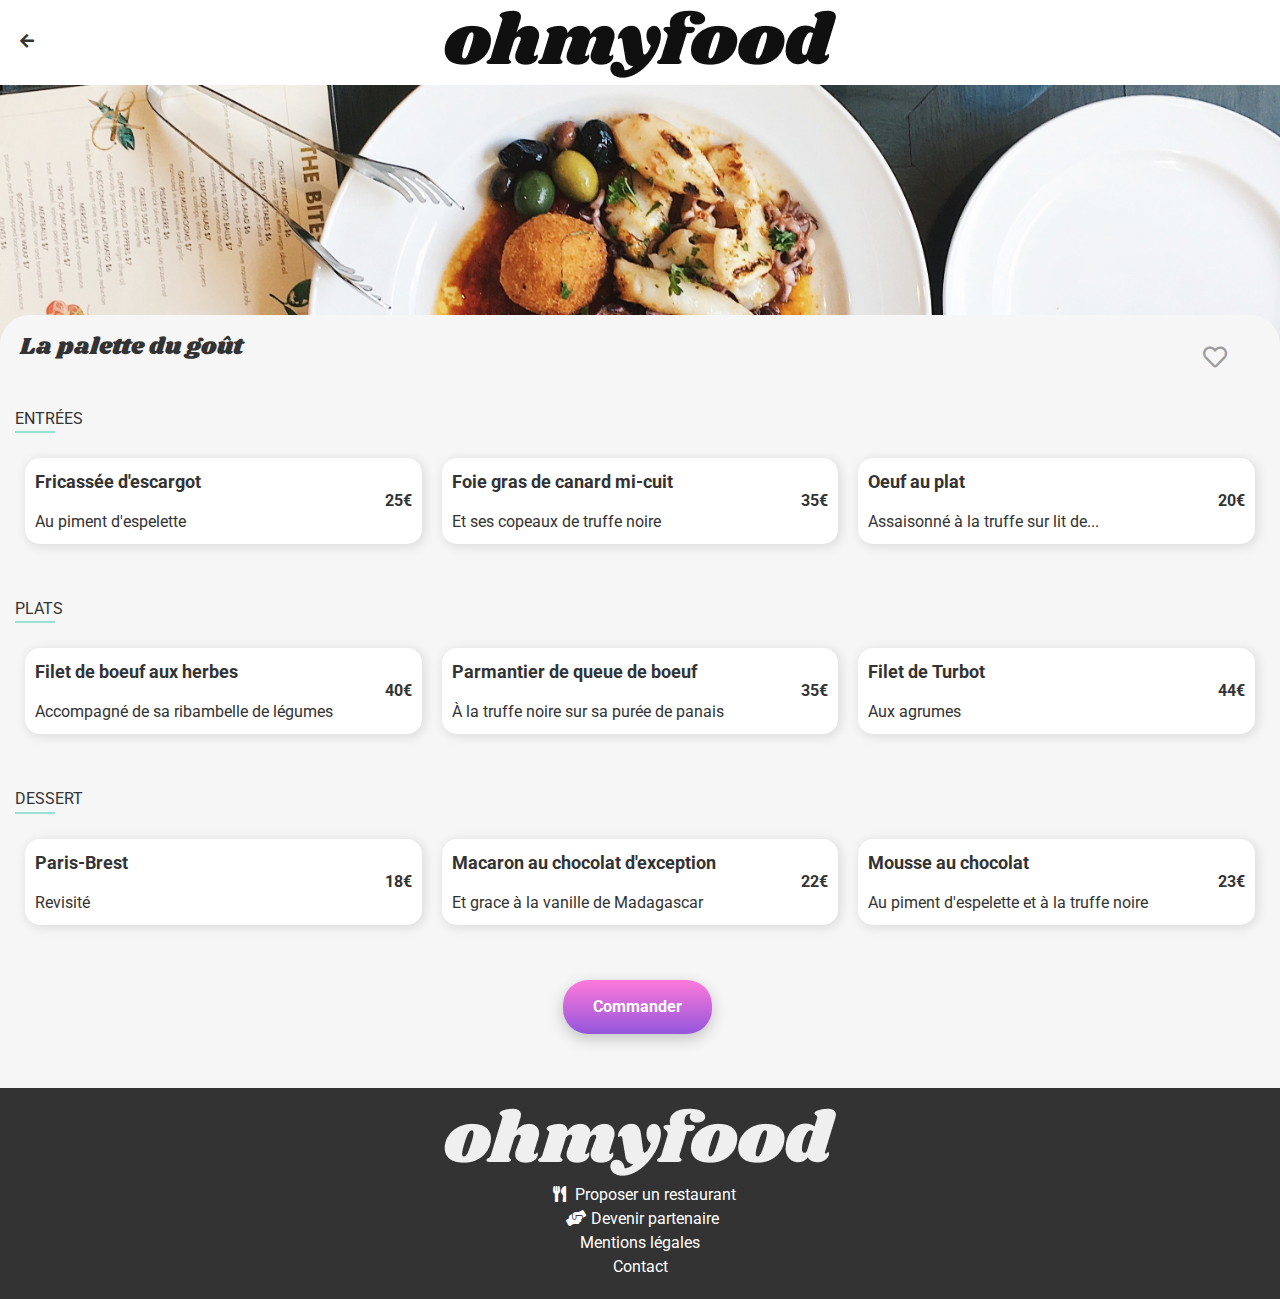
<file: la_palette_du_gout.html>
<!DOCTYPE html>
<html lang="en">

<head>
    <meta charset="UTF-8">
    <link rel="shortcut icon" type="image/x-icon" href="favicon.ico">
    <link href="https://cdnjs.cloudflare.com/ajax/libs/font-awesome/5.15.1/css/all.min.css" rel="stylesheet" />
    <link href="https://fonts.gstatic.com" rel="preconnect">
    <link href="https://fonts.googleapis.com/css2?family=Roboto:wght@400;500;700&family=Shrikhand&display=swap"
        rel="stylesheet">
    <meta name="viewport" content="width=device-width, initial-scale=1.0">
    <link rel="stylesheet" href="style.css" type="text/css">
    <!--    Meta title-->
    <title>La palette du goût restaurant | Ohmyfood</title>
    <meta name="title" content="La palette du goût restaurant | Ohmyfood">
    <meta name="description"
        content="Découvrez La palette du goût restaurant, restaurant d'exception, séléctionnés par nos soins et réservez le menu qui vous convient" />
</head>

<body class="menu">
    <!--Header-->
    <header>
        <a href="index.html" class="back-btn">
            <i class="fas fa-arrow-left"></i>
        </a>
        <div class="logo">
            <img alt="logo" src="images/logo/ohmyfood.png" />
        </div>
        <figure class="cover-img">
            <img alt="La palette du goût restaurant" src="images/restaurants/stil-u2Lp8tXIcjw-unsplash.jpg">
        </figure>
    </header>

    <main class="bg-grey">
        <div class="restaurant-title">
            <h1 class="shrikhand">La palette du goût</h1>
            <div class="like">
                <i class="far fa-heart default-icon"></i>
                <i class="fas fa-heart hover-icon"></i>
            </div>
        </div>

        <section class="full-width cards">
            <h2 class="sub-title">ENTRÉES</h2>
            <article class="card card-menu fade-1">
                <hgroup>
                    <h3 class="menu-title">Fricassée d'escargot</h3>
                    <h4>Au piment d'espelette</h4>
                </hgroup>
                <div class="price">
                    <span>25€</span>
                </div>
                <div class="caption-check-box">
                    <i class="fas fa-check-circle"></i>
                </div>

            </article>
            <article class="card card-menu fade-2">
                <hgroup>
                    <h3 class="menu-title">Foie gras de canard mi-cuit</h3>
                    <h4>Et ses copeaux de truffe noire</h4>
                </hgroup>
                <div class="price">
                    <span>35€</span>
                </div>
                <div class="caption-check-box">
                    <i class="fas fa-check-circle"></i>
                </div>
            </article>
            <article class="card card-menu fade-3">
                <hgroup>
                    <h3 class="menu-title">Oeuf au plat</h3>
                    <h4>Assaisonné à la truffe sur lit de...</h4>
                </hgroup>
                <div class="price">
                    <span>20€</span>
                </div>
                <div class="caption-check-box">
                    <i class="fas fa-check-circle"></i>
                </div>

            </article>
        </section>


        <section class="full-width cards">
            <h2 class="sub-title">PLATS</h2>
            <article class="card card-menu fade-5">
                <hgroup>
                    <h3 class="menu-title">Filet de boeuf aux herbes</h3>
                    <h4>Accompagné de sa ribambelle de légumes</h4>
                </hgroup>
                <div class="price">
                    <span>40€</span>
                </div>
                <div class="caption-check-box">
                    <i class="fas fa-check-circle"></i>
                </div>
            </article>
            <article class="card card-menu fade-6">
                <hgroup>
                    <h3 class="menu-title">Parmantier de queue de boeuf</h3>
                    <h4>À la truffe noire sur sa purée de panais</h4>
                </hgroup>
                <div class="price">
                    <span>35€</span>
                </div>
                <div class="caption-check-box">
                    <i class="fas fa-check-circle"></i>
                </div>
            </article>
            <article class="card card-menu fade-7">
                <hgroup>
                    <h3 class="menu-title">Filet de Turbot</h3>
                    <h4>Aux agrumes</h4>
                </hgroup>
                <div class="price">
                    <span>44€</span>
                </div>
                <div class="caption-check-box">
                    <i class="fas fa-check-circle"></i>
                </div>
            </article>
        </section>

        <section class="full-width cards">
            <h2 class="sub-title">DESSERT</h2>
            <article class="card card-menu fade-8">
                <hgroup>
                    <h3 class="menu-title">Paris-Brest</h3>
                    <h4>Revisité</h4>
                </hgroup>
                <div class="price">
                    <span>18€</span>
                </div>
                <div class="caption-check-box">
                    <i class="fas fa-check-circle"></i>
                </div>
            </article>
            <article class="card card-menu fade-9">
                <hgroup>
                    <h3 class="menu-title">Macaron au chocolat d'exception</h3>
                    <h4>Et grace à la vanille de Madagascar</h4>
                </hgroup>
                <div class="price">
                    <span>22€</span>
                </div>
                <div class="caption-check-box">
                    <i class="fas fa-check-circle"></i>
                </div>
            </article>
            <article class="card card-menu fade-10">
                <hgroup>
                    <h3 class="menu-title">Mousse au chocolat</h3>
                    <h4>Au piment d'espelette et à la truffe noire</h4>
                </hgroup>
                <div class="price">
                    <span>23€</span>
                </div>
                <div class="caption-check-box">
                    <i class="fas fa-check-circle"></i>
                </div>
            </article>
        </section>

        <aside class="full-width order fade-11">
            <a class="show-btn button1" href="#">
                Commander
            </a>
        </aside>
    </main>
    <footer>
        <div id="f-container" class="fade-12 container">
            <div class="logo">
                <img alt="footer logo" src="images/logo/ohmyfood.png">
            </div>
            <div class="col-3">
                <ul class="one footer-icon">
                    <li><a href="#"><i class="fas fa-utensils"></i>Proposer un restaurant</a></li>
                    <li><a href="#"><i class="fas fa-hands-helping"></i>Devenir partenaire</a></li>
                </ul>
                <ul class="one">
                    <li><a href="#">Mentions légales</a></li>
                    <li><a href="#">Contact</a></li>
                </ul>
            </div>
        </div>
    </footer>
</body>

</html>
</file>
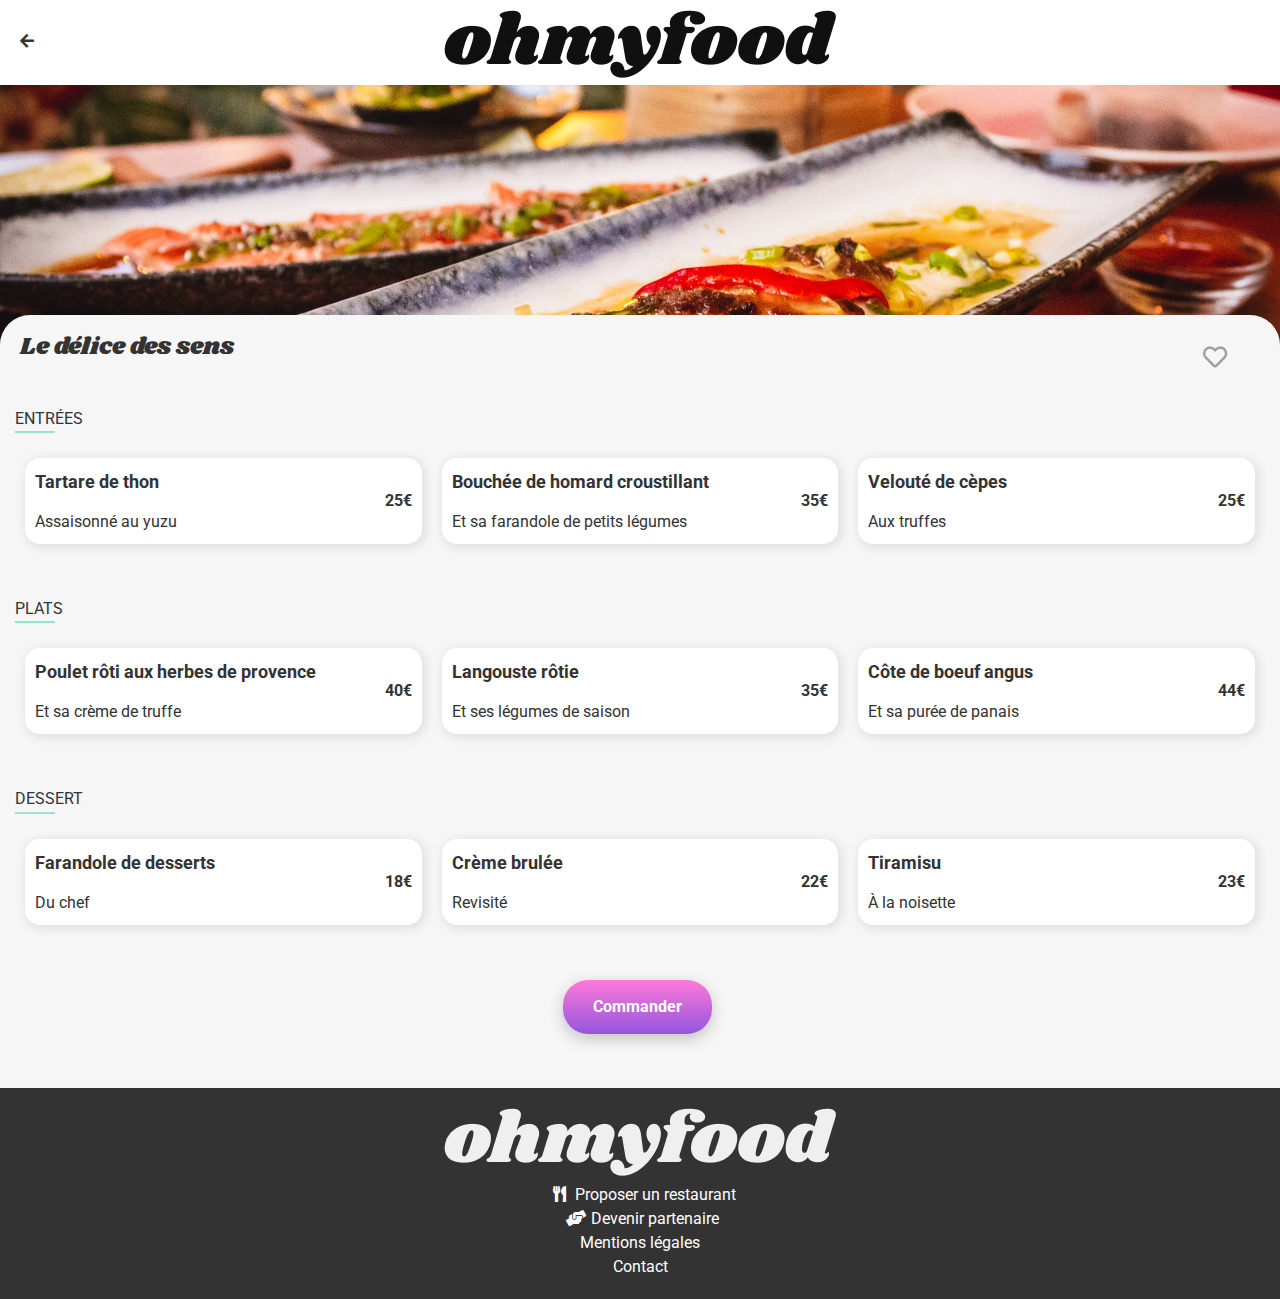
<file: le-delice-des-sens.html>
<!DOCTYPE html>
<html lang="fr">

<head>
    <meta charset="UTF-8">
    <link rel="shortcut icon" type="image/x-icon" href="favicon.ico">
    <link href="https://cdnjs.cloudflare.com/ajax/libs/font-awesome/5.15.1/css/all.min.css" rel="stylesheet" />
    <link href="https://fonts.gstatic.com" rel="preconnect">
    <link href="https://fonts.googleapis.com/css2?family=Roboto:wght@400;500;700&family=Shrikhand&display=swap"
        rel="stylesheet">
    <meta name="viewport" content="width=device-width, initial-scale=1.0">
    <link rel="stylesheet" href="style.css" type="text/css">
    <!--    Meta title-->
    <title>Le délice des sens restaurant | Ohmyfood</title>
    <meta name="title" content="Le délice des sens restaurant | Ohmyfood">
    <meta name="description"
        content="Découvrez Le délice des sens restaurant, restaurant d'exception, séléctionnés par nos soins et réservez le menu qui vous convient" />
  
</head>

<body class="menu">
    <header>
        <a href="index.html" class="back-btn">
            <i class="fas fa-arrow-left"></i>
        </a>
        <div class="logo">
            <img alt="logo" src="./images/logo/ohmyfood.png" />
        </div>
        <figure class="cover-img">
            <img alt="Le délice des sens restaurant"
                src="./images/restaurants/louis-hansel-shotsoflouis-qNBGVyOCY8Q-unsplash.jpg">
        </figure>
    </header>

    <main class="bg-grey">
        <div class="restaurant-title">
            <h1 class="shrikhand">Le délice des sens</h1>
            <div class="like">
                <i class="far fa-heart default-icon"></i>
                <i class="fas fa-heart hover-icon"></i>
            </div>
        </div>

        <section class="full-width cards">
            <h2 class="sub-title">ENTRÉES</h2>
            <article class="card card-menu fade-1">
                <hgroup>
                    <h3 class="menu-title">Tartare de thon</h3>
                    <h4>Assaisonné au yuzu</h4>
                </hgroup>
                <div class="price">
                    <span>25€</span>
                </div>
                <div class="caption-check-box">
                    <i class="fas fa-check-circle"></i>
                </div>

            </article>
            <article class="card card-menu fade-2">
                <hgroup>
                    <h3 class="menu-title">Bouchée de homard croustillant</h3>
                    <h4>Et sa farandole de petits légumes</h4>
                </hgroup>
                <div class="price">
                    <span>35€</span>
                </div>
                <div class="caption-check-box">
                    <i class="fas fa-check-circle"></i>
                </div>
            </article>
            <article class="card card-menu fade-3">
                <hgroup>
                    <h3 class="menu-title">Velouté de cèpes</h3>
                    <h4>Aux truffes</h4>
                </hgroup>
                <div class="price">
                    <span>25€</span>
                </div>
                <div class="caption-check-box">
                    <i class="fas fa-check-circle"></i>
                </div>

            </article>
        </section>


        <section class="full-width cards">
            <h2 class="sub-title">PLATS</h2>
            <article class="card card-menu fade-4">
                <hgroup>
                    <h3 class="menu-title">Poulet rôti aux herbes de provence</h3>
                    <h4>Et sa crème de truffe</h4>
                </hgroup>
                <div class="price">
                    <span>40€</span>
                </div>
                <div class="caption-check-box">
                    <i class="fas fa-check-circle"></i>
                </div>
            </article>
            <article class="card card-menu fade-5">
                <hgroup>
                    <h3 class="menu-title">Langouste rôtie</h3>
                    <h4>Et ses légumes de saison</h4>
                </hgroup>
                <div class="price">
                    <span>35€</span>
                </div>
                <div class="caption-check-box">
                    <i class="fas fa-check-circle"></i>
                </div>
            </article>
            <article class="card card-menu fade-6">
                <hgroup>
                    <h3 class="menu-title">Côte de boeuf angus</h3>
                    <h4>Et sa purée de panais</h4>
                </hgroup>
                <div class="price">
                    <span>44€</span>
                </div>
                <div class="caption-check-box">
                    <i class="fas fa-check-circle"></i>
                </div>
            </article>
        </section>

        <section class="full-width cards">
            <h2 class="sub-title">DESSERT</h2>
            <article class="card card-menu fade-7">
                <hgroup>
                    <h3 class="menu-title">Farandole de desserts</h3>
                    <h4>Du chef</h4>
                </hgroup>
                <div class="price">
                    <span>18€</span>
                </div>
                <div class="caption-check-box">
                    <i class="fas fa-check-circle"></i>
                </div>
            </article>
            <article class="card card-menu fade-8">
                <hgroup>
                    <h3 class="menu-title">Crème brulée</h3>
                    <h4>Revisité</h4>
                </hgroup>
                <div class="price">
                    <span>22€</span>
                </div>
                <div class="caption-check-box">
                    <i class="fas fa-check-circle"></i>
                </div>
            </article>
            <article class="card card-menu fade-9">
                <hgroup>
                    <h3 class="menu-title">Tiramisu</h3>
                    <h4>À la noisette</h4>
                </hgroup>
                <div class="price">
                    <span>23€</span>
                </div>
                <div class="caption-check-box">
                    <i class="fas fa-check-circle"></i>
                </div>
            </article>
        </section>

        <aside class="full-width order fade-10">
            <a class="show-btn button1" href="#">
                Commander
            </a>
        </aside>
    </main>
    <footer>
        <div id="f-container" class="fade-11 container">
            <div class="logo">
                <img alt="footer logo" src="./images/logo/ohmyfood.png">
            </div>
            <div class="col-3">
                <ul class="one footer-icon">
                    <li><a href="#"><i class="fas fa-utensils"></i>Proposer un restaurant</a></li>
                    <li><a href="#"><i class="fas fa-hands-helping"></i>Devenir partenaire</a></li>
                </ul>
                <ul class="one">
                    <li><a href="#">Mentions légales</a></li>
                    <li><a href="#">Contact</a></li>
                </ul>
            </div>
        </div>
    </footer>
</body>

</html>
</file>
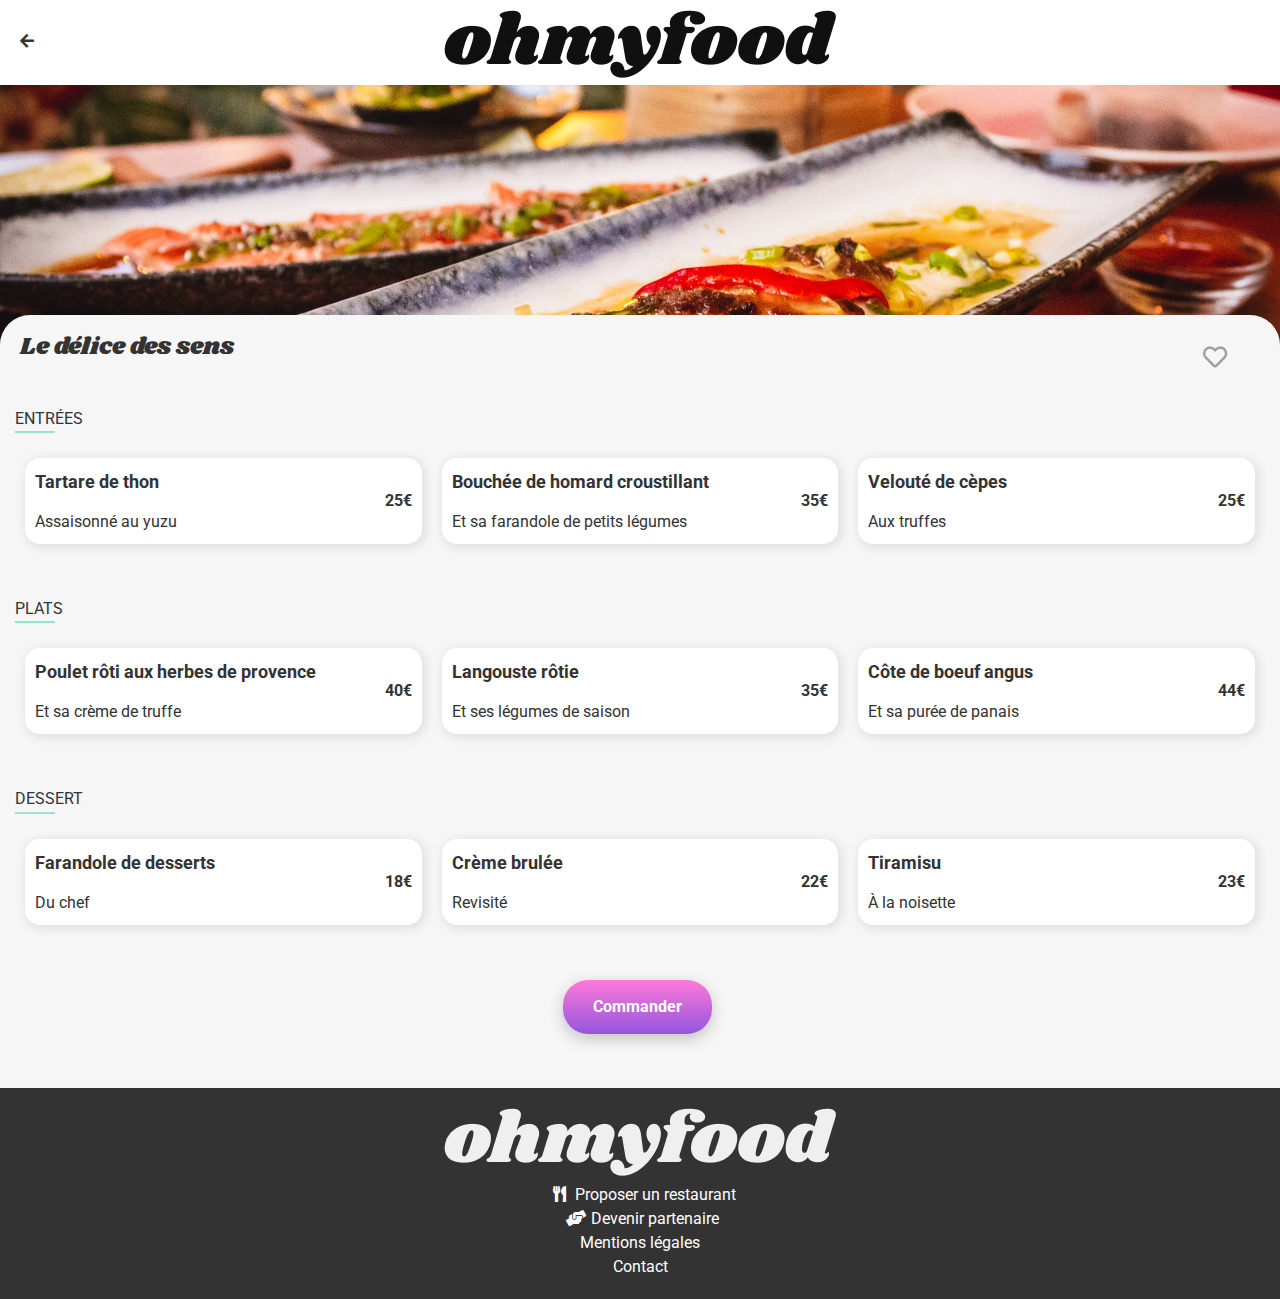
<file: le_delice_des_sens.html>
<!DOCTYPE html>
<html lang="fr">

<head>
    <meta charset="UTF-8">
    <link rel="shortcut icon" type="image/x-icon" href="favicon.ico">
    <link href="https://cdnjs.cloudflare.com/ajax/libs/font-awesome/5.15.1/css/all.min.css" rel="stylesheet" />
    <link href="https://fonts.gstatic.com" rel="preconnect">
    <link href="https://fonts.googleapis.com/css2?family=Roboto:wght@400;500;700&family=Shrikhand&display=swap"
        rel="stylesheet">
    <meta name="viewport" content="width=device-width, initial-scale=1.0">
    <link rel="stylesheet" href="style.css" type="text/css">
    <!--    Meta title-->
    <title>Le délice des sens restaurant | Ohmyfood</title>
    <meta name="title" content="Le délice des sens restaurant | Ohmyfood">
    <meta name="description"
        content="Découvrez Le délice des sens restaurant, restaurant d'exception, séléctionnés par nos soins et réservez le menu qui vous convient" />
  
</head>

<body class="menu">
    <header>
        <a href="index.html" class="back-btn">
            <i class="fas fa-arrow-left"></i>
        </a>
        <div class="logo">
            <img alt="logo" src="images/logo/ohmyfood.png" />
        </div>
        <figure class="cover-img">
            <img alt="Le délice des sens restaurant"
                src="images/restaurants/louis-hansel-shotsoflouis-qNBGVyOCY8Q-unsplash.jpg">
        </figure>
    </header>

    <main class="bg-grey">
        <div class="restaurant-title">
            <h1 class="shrikhand">Le délice des sens</h1>
            <div class="like">
                <i class="far fa-heart default-icon"></i>
                <i class="fas fa-heart hover-icon"></i>
            </div>
        </div>

        <section class="full-width cards">
            <h2 class="sub-title">ENTRÉES</h2>
            <article class="card card-menu fade-1">
                <hgroup>
                    <h3 class="menu-title">Tartare de thon</h3>
                    <h4>Assaisonné au yuzu</h4>
                </hgroup>
                <div class="price">
                    <span>25€</span>
                </div>
                <div class="caption-check-box">
                    <i class="fas fa-check-circle"></i>
                </div>

            </article>
            <article class="card card-menu fade-2">
                <hgroup>
                    <h3 class="menu-title">Bouchée de homard croustillant</h3>
                    <h4>Et sa farandole de petits légumes</h4>
                </hgroup>
                <div class="price">
                    <span>35€</span>
                </div>
                <div class="caption-check-box">
                    <i class="fas fa-check-circle"></i>
                </div>
            </article>
            <article class="card card-menu fade-3">
                <hgroup>
                    <h3 class="menu-title">Velouté de cèpes</h3>
                    <h4>Aux truffes</h4>
                </hgroup>
                <div class="price">
                    <span>25€</span>
                </div>
                <div class="caption-check-box">
                    <i class="fas fa-check-circle"></i>
                </div>

            </article>
        </section>


        <section class="full-width cards">
            <h2 class="sub-title">PLATS</h2>
            <article class="card card-menu fade-4">
                <hgroup>
                    <h3 class="menu-title">Poulet rôti aux herbes de provence</h3>
                    <h4>Et sa crème de truffe</h4>
                </hgroup>
                <div class="price">
                    <span>40€</span>
                </div>
                <div class="caption-check-box">
                    <i class="fas fa-check-circle"></i>
                </div>
            </article>
            <article class="card card-menu fade-5">
                <hgroup>
                    <h3 class="menu-title">Langouste rôtie</h3>
                    <h4>Et ses légumes de saison</h4>
                </hgroup>
                <div class="price">
                    <span>35€</span>
                </div>
                <div class="caption-check-box">
                    <i class="fas fa-check-circle"></i>
                </div>
            </article>
            <article class="card card-menu fade-6">
                <hgroup>
                    <h3 class="menu-title">Côte de boeuf angus</h3>
                    <h4>Et sa purée de panais</h4>
                </hgroup>
                <div class="price">
                    <span>44€</span>
                </div>
                <div class="caption-check-box">
                    <i class="fas fa-check-circle"></i>
                </div>
            </article>
        </section>

        <section class="full-width cards">
            <h2 class="sub-title">DESSERT</h2>
            <article class="card card-menu fade-7">
                <hgroup>
                    <h3 class="menu-title">Farandole de desserts</h3>
                    <h4>Du chef</h4>
                </hgroup>
                <div class="price">
                    <span>18€</span>
                </div>
                <div class="caption-check-box">
                    <i class="fas fa-check-circle"></i>
                </div>
            </article>
            <article class="card card-menu fade-8">
                <hgroup>
                    <h3 class="menu-title">Crème brulée</h3>
                    <h4>Revisité</h4>
                </hgroup>
                <div class="price">
                    <span>22€</span>
                </div>
                <div class="caption-check-box">
                    <i class="fas fa-check-circle"></i>
                </div>
            </article>
            <article class="card card-menu fade-9">
                <hgroup>
                    <h3 class="menu-title">Tiramisu</h3>
                    <h4>À la noisette</h4>
                </hgroup>
                <div class="price">
                    <span>23€</span>
                </div>
                <div class="caption-check-box">
                    <i class="fas fa-check-circle"></i>
                </div>
            </article>
        </section>

        <aside class="full-width order fade-10">
            <a class="show-btn button1" href="#">
                Commander
            </a>
        </aside>
    </main>
    <footer>
        <div id="f-container" class="fade-11 container">
            <div class="logo">
                <img alt="footer logo" src="images/logo/ohmyfood.png">
            </div>
            <div class="col-3">
                <ul class="one footer-icon">
                    <li><a href="#"><i class="fas fa-utensils"></i>Proposer un restaurant</a></li>
                    <li><a href="#"><i class="fas fa-hands-helping"></i>Devenir partenaire</a></li>
                </ul>
                <ul class="one">
                    <li><a href="#">Mentions légales</a></li>
                    <li><a href="#">Contact</a></li>
                </ul>
            </div>
        </div>
    </footer>
</body>

</html>
</file>
<file: style.css>
/*RESET*/
html,
body,
div,
span,
applet,
object,
iframe,
h1,
h2,
h3,
h4,
h5,
h6,
p,
blockquote,
pre,
a,
abbr,
acronym,
address,
big,
cite,
code,
del,
dfn,
em,
img,
ins,
kbd,
q,
s,
samp,
small,
strike,
strong,
sub,
sup,
tt,
var,
b,
u,
i,
center,
dl,
dt,
dd,
ol,
ul,
li,
fieldset,
form,
label,
legend,
table,
caption,
tbody,
tfoot,
thead,
tr,
th,
td,
article,
aside,
canvas,
details,
embed,
figure,
figcaption,
footer,
header,
hgroup,
menu,
nav,
output,
ruby,
section,
summary,
time,
mark,
audio,
video {
  border: 0;
  font: inherit;
  font-size: 16px;
  margin: 0;
  outline-style: none;
  padding: 0;
  text-decoration: none;
  vertical-align: baseline;
}

*:focus,
*:visited,
*:focus-within,
*:focus-visible,
*:hover {
  border-color: transparent;
  -webkit-box-shadow: none;
          box-shadow: none;
  outline-style: none;
}

article,
aside,
details,
figcaption,
figure,
footer,
header,
hgroup,
menu,
nav,
section {
  display: block;
}

ol,
ul {
  list-style: none;
  padding: 0;
}

strong {
  font-size: 19px;
  font-weight: bold;
  padding-right: 15px;
}

*,
::after,
::before {
  -webkit-box-sizing: border-box;
          box-sizing: border-box;
}



body {
  background-color: #fff;
  color: #333;
  font-family: Roboto, sans-serif;
  font-size: .875rem;
  line-height: 1.5;
  margin: 0;
  text-align: left;
}

a {
  color: #333;
}

a:visited {
  color: inherit;
}
/*End of general reset*/

/*Helper class*/
.bg-grey {
  background-color: #f6f6f6;
}

.full-width {
  width: 100%;
}

.button1 {
  /*background: -webkit-gradient(linear, left top, left bottom, from(#ff79da), to(#9356dc));*/
  background: linear-gradient(#ff79da, #9356dc);
  border: 0;
  border-radius: 25px;
  -webkit-box-shadow: 0 5px 15px 0 #c3c3c3;
          box-shadow: 0 5px 15px 0 #c3c3c3;
  -webkit-box-sizing: border-box;
          box-sizing: border-box;
  color:white;
  cursor: pointer;
  display: inline-block;
  font-weight: bold;
  margin: 0 .3em .3em 0;
  padding: 15px 30px;
  text-align: center;
  text-decoration: none;
  -webkit-transition: .2s;
  transition: .2s;
}
.button1:hover {
  opacity: 0.8;
  cursor: pointer;
  -webkit-transition: .3s;
  transition: .3s;
  -webkit-box-shadow: 0px 0px 10px 0px rgba(0, 0, 0, 0.6);
  box-shadow: 0px 0px 10px 0px rgba(0, 0, 0, 0.6);
}

.button1a {
  color: #fff;
}

        /*Global CSS*/

h1 {
  font-size: 1.5rem;
  font-weight: bold;
  line-height: 1;
}

h1.shrikhand {
  font-family: Shrikhand, sans-serif;
  font-weight: normal;
  padding: 20px 0 20px 20px;
}

h2 {
  display: block;
  font-size: 1.25rem;
  font-weight: bold;
  line-height: 1.2;
  margin: 0;
}

h3 {
  font-size: .875rem;
  font-weight: bold;
}

/*Header section*/
header {
  -webkit-box-align: center;
  -ms-flex-align: center;
  align-items: center;
  display: -webkit-box;
  display: -ms-flexbox;
  display: flex;
  -webkit-box-orient: vertical;
  -webkit-box-direction: normal;
  -ms-flex-flow: column wrap;
  flex-flow: column wrap;
  margin: auto;
  max-width: 1440px;
  padding-top: 10px;
  position: relative;
}

header .header-left {
  background-color: #e9e9e9;
  margin-bottom: 20px;
  width: 375px;
}

header .search-location {
  border-top: 2px solid #e0e0e0;
  display: -webkit-box;
  display: -ms-flexbox;
  display: flex;
}

header .search-location input {
  background-color: transparent;
  border: 0;
  padding: 15px 10px;
  width: 100%;
}

header .search-location .icon-wrapper {
  padding: 8px 10px;
}

header .search-location .input-field {
  -webkit-box-flex: 1;
  -ms-flex: 1 0 0px;
  flex: 1 0 0;
}

header .back-btn {
  display: block;
  left: 20px;
  position: absolute;
  top: 30px;
}

header .logo {
  margin: auto;
}

header .logo:hover{
  cursor: pointer;
}

header .cover-img {
  height: 270px;
  width: 100%;
  z-index: -1;
}

header .cover-img img {
  height: 100%;
  -o-object-fit: cover;
  object-fit: cover;
  width: 100%;
}

.search-location[type='text']::-webkit-input-placeholder {
  color: #333;
  font-size: 1rem;
  font-weight: bold;
}

.search-location[type='text']:-ms-input-placeholder {
  color: #333;
  font-size: 1rem;
  font-weight: bold;
}

.search-location[type='text']::-ms-input-placeholder {
  color: #333;
  font-size: 1rem;
  font-weight: bold;
}

.search-location[type='text']::placeholder {
  color: #333;
  font-size: 1rem;
  font-weight: bold;
}


/*Main section*/
main {
  display: -webkit-box;
  display: -ms-flexbox;
  display: flex;
  -webkit-box-orient: vertical;
  -webkit-box-direction: normal;
  -ms-flex-flow: column nowrap;
  flex-flow: column nowrap;
  margin-left: auto;
  margin-right: auto;
  max-width: 1440px;
}

.reserve {
  -webkit-box-flex: 0;
  -ms-flex: 0 0 100%;
  flex: 0 0 100%;
  margin: 0 -15px;
  padding: 30px 10px;
  text-align: center;
}

.reserve h1 {
  margin: 15px;
}

.reserve h2 {
  color: #888;
  font-size: 1.125rem;
  font-weight: normal;
  margin: 20px 15px;
}

.reserve hgroup {
  margin-bottom: 35px;
}

.reserve .button1 {
  opacity: 1;
  margin-bottom: 30px;
}
.reserve .button1:hover {
  opacity: 0.8;
  cursor: pointer;
  -webkit-transition: .3s;
  transition: .3s;
  -webkit-box-shadow: 0px 0px 10px 0px rgba(0, 0, 0, 0.6);
  box-shadow: 0px 0px 10px 0px rgba(0, 0, 0, 0.6);
}
aside {
  -webkit-box-flex: 0;
  -ms-flex: 0 0 100%;
  flex: 0 0 100%;
  padding: 30px 10px;
}

aside h2 {
  margin-bottom: 10px;
  margin-left: 5px;
  width: 100%;
}

aside .select {
  -ms-flex-line-pack: justify;
  align-content: space-between;
  display: -webkit-box;
  display: -ms-flexbox;
  display: flex;
  -webkit-box-orient: horizontal;
  -webkit-box-direction: normal;
  -ms-flex-direction: row;
  flex-direction: row;
  -ms-flex-flow: nowrap;
  flex-flow: nowrap;
  padding: 15px;
  position: relative;
  width: 100%;
}

aside .step-button {
  background-color: #f6f6f6;
  border-radius: 30px;
  -webkit-box-shadow: 0 5px 15px 0 #c3c3c3;
  box-shadow: 0 5px 15px 0 #c3c3c3;
  -webkit-box-flex: 1;
  -ms-flex: 1 0 auto;
  flex: 1 0 auto;
  margin-bottom: 20px;
  margin-left: 15px;
  margin-right: 15px;
  padding: 25px 15px;
  position: relative;
}

aside .step-button .circle-number {
  background-color: #9356dc;
  border-radius: 100%;
  color: #fff;
  display: block;
  font-weight: bold;
  height: 25px;
  left: -12px;
  line-height: 1.67;
  position: absolute;
  text-align: center;
  width: 25px;
}

aside .step-button .icon {
  display: inline-block;
  margin: 0 15px;
  min-width: 30px;
}

aside .step-button .icon i {
  font-size: 20px;
}

aside .step-button .link-text {
  font-weight: bold;
}

aside .step-button:hover {
  opacity: 0.8;
  cursor: pointer;
  -webkit-transition: .3s;
  transition: .3s;
  -webkit-box-shadow: 0px 0px 10px 0px rgba(0, 0, 0, 0.6);
          box-shadow: 0px 0px 10px 0px rgba(0, 0, 0, 0.6);
  background: white;
  /*background-color: #f2eafb;
  -webkit-box-shadow: 2px 2px 10px 2px #e4d5f6;
  box-shadow: 2px 2px 10px 2px #e4d5f6;*/
}

aside .step-button:hover .icon {
  color: #9356dc;
}

.home main > section {
  -webkit-box-flex: 1;
  -ms-flex: 1 0 0px;
  flex: 1 0 0;
}

.home main .card {
  -webkit-box-flex: 1;
  -ms-flex: 1 0 0px;
  flex: 1 0 0;
}


/*Cards css*/
.cards {
  display: -webkit-box;
  display: -ms-flexbox;
  display: flex;
  -webkit-box-orient: horizontal;
  -webkit-box-direction: normal;
  -ms-flex-flow: row wrap;
  flex-flow: row wrap;
  -ms-flex-wrap: wrap;
  flex-wrap: wrap;
  height: 100%;
  margin-left: -15px;
  margin-right: -15px;
  padding: 15px;
}


/*Title cards section*/
.cards h2 {
  padding: 15px 0 15px 15px;
  width: 100%;
}

/*One card css*/
.card {
  background-color: #fff;
  -webkit-box-shadow: 2px 2px 10px 2px #e0e0e0;
  box-shadow: 2px 2px 10px 2px #e0e0e0;
  display: -webkit-box;
  display: -ms-flexbox;
  display: flex;
  -webkit-box-flex: 1;
  -ms-flex: 1 0 25%;
  flex: 1 0 25%;
  -webkit-box-orient: vertical;
  -webkit-box-direction: normal;
  -ms-flex-direction: column;
  flex-direction: column;
  margin: 15px;
  min-width: 0;
  position: relative;
  word-wrap: break-word;
}


/*Imaged card*/
.card h3 {
  font-weight: bold;
}

.card h4 {
  font-weight: normal;
}


/*menu css*/
.menu main {
  border-top-left-radius: 30px;
  border-top-right-radius: 30px;
  margin-top: -40px;
  z-index: 999;
}

.menu .cards {
  background-color: transparent;
  -webkit-box-orient: horizontal;
  -webkit-box-direction: normal;
  -ms-flex-flow: row wrap;
  flex-flow: row wrap;
  margin-left: 0;
  margin-right: 0;
}

.menu .restaurant-title {
  position: relative;
  width: 100%;
}

.menu .restaurant-title .like {
  position: absolute;
  right: 30px;
  top: 30px;
}

.menu .sub-title {
  font-size: 1rem;
  font-weight: normal;
  padding-left: 0;
  width: 100%;
}

.menu .sub-title::after {
  border-bottom: 2px solid #99e2d0;
  content: '';
  display: block;
  padding-top: 3px;
  width: 40px;
}


/*Card img css*/
.card-img {
  border-radius: 15px;
}

.card-img:hover {
  -webkit-transition: .5s;
  transition: .5s;
  -webkit-transform: scale(1.02);
  transform: scale(1.02);
  -webkit-box-shadow: 0px 0px 10px 2px rgba(147, 86, 220, 0.6);
  box-shadow: 0px 0px 10px 2px rgba(147, 86, 220, 0.6);
}
.card-img .card-img-header {
  max-height: 200px;
  position: relative;
}

.card-img .card-img-header .img-btn-left {
  background-color: #99e2d0;
  color: #2c9c81;
  font-weight: bold;
  padding: 3px 10px;
  position: absolute;
  right: 10px;
  top: 10px;
  z-index: 999;
}

.card-img img {
  border-top-left-radius: 1em;
  border-top-right-radius: 1em;
  max-height: 200px;
  -o-object-fit: cover;
  object-fit: cover;
  width: 100%;
}

.card-img .card-content {
  display: -webkit-box;
  display: -ms-flexbox;
  display: flex;
  -webkit-box-orient: horizontal;
  -webkit-box-direction: normal;
  -ms-flex-direction: row;
  flex-direction: row;
  -ms-flex-wrap: nowrap;
  flex-wrap: nowrap;
  padding: 10px;
  width: 100%;
}

.card-img .card-content hgroup {
  -webkit-box-flex: 0;
  -ms-flex: 0 0 85%;
  flex: 0 0 85%;
}

.card-menu {
  border-radius: 15px;
  cursor: pointer;
  display: -webkit-box;
  display: -ms-flexbox;
  display: flex;
  -webkit-box-orient: horizontal;
  -webkit-box-direction: normal;
  -ms-flex-direction: row;
  flex-direction: row;
  -ms-flex-wrap: nowrap;
  flex-wrap: nowrap;
  -webkit-box-pack: justify;
  -ms-flex-pack: justify;
  justify-content: space-between;
  overflow: hidden;
}

.card-menu hgroup {
  -webkit-box-flex: 1;
  -ms-flex: 1;
  flex: 1;
  overflow: hidden;
  padding: 10px;
  text-overflow: ellipsis;
  white-space: nowrap;
}

.card-menu h3 {
  font-size: 1.125rem;
  margin: 0 0 15px;
  overflow: hidden;
  text-overflow: ellipsis;
  white-space: nowrap;
}

.card-menu h4 {
  color: #333;
  font-size: 1rem;
  font-weight: normal;
  overflow: hidden;
  text-overflow: ellipsis;
  white-space: nowrap;
}

.card-menu .caption-check-box {
  border-bottom-right-radius: 15px;
  border-top-right-radius: 15px;
  display: none;
  position: relative;
}

.card-menu .caption-check-box i {
  color: #fff;
  font-size: 24px;
  -webkit-transform: rotate(360deg);
  transform: rotate(360deg);
}

.card-menu .price {
  -webkit-box-align: center;
  -ms-flex-align: center;
  align-items: center;
  display: -webkit-box;
  display: -ms-flexbox;
  display: flex;
  font-size: 1.125rem;
  font-weight: bold;
  -webkit-box-pack: end;
  -ms-flex-pack: end;
  justify-content: flex-end;
  padding-right: 10px;
  text-align: right;
}

.order {
  margin-bottom: 20px;
  text-align: center;
}
.like {
  display: -webkit-box;
  display: -ms-flexbox;
  display: flex;
  -webkit-box-pack: center;
      -ms-flex-pack: center;
          justify-content: center;
  -webkit-box-align: center;
      -ms-flex-align: center;
          align-items: center;
  margin-right: 20px;
  width: 30px;
}

.like {
  width: 30px;
  stroke-width: 30;
  stroke: black;
  fill: white;
  cursor: pointer;
}

i-full {
  position: absolute;
  fill: url(#text-fill);
  stroke: none;
}

i-empty {
  width: 50px;
  position: relative;
}

i:hover {
  opacity: 0;
  -webkit-transition: 0.5s;
  transition: 0.5s;
}



/*Order button*/
.order {
  margin-bottom: 20px;
  text-align: center;
}

footer {
  background-color: #333;
  color: #fff;
  padding: 20px;
  text-align: center;
}

footer a {
  color: #fff;
}

footer a:hover{
  text-decoration: underline;
}

footer .container {
  margin: auto;
  max-width: 100%;
}

footer .logo img {
  -webkit-filter: invert(1);
  filter: invert(1);
}

footer .logo:hover{
  cursor: pointer;
}

footer .col-3 {
  display: -webkit-box;
  display: -ms-flexbox;
  display: flex;
  -webkit-box-orient: vertical;
  -webkit-box-direction: normal;
  -ms-flex-direction: column;
  flex-direction: column;
}

footer .one {
  -webkit-box-flex: 1;
  -ms-flex: 1 0 50%;
  flex: 1 0 50%;
}

footer .footer-icon i {
  min-width: 30px;
}

                      /*Animations*/


/*Checkbox icon animation rotate*/

@-webkit-keyframes check-box {
  10% {
    -webkit-transform: rotate(-90deg);
    transform: rotate(-90deg);
  }
  20% {
    -webkit-transform: rotate(-75deg) scale(1.03);
    transform: rotate(-75deg) scale(1.03);
  }
  40% {
    -webkit-transform: rotate(-60deg) scale(1.08);
    transform: rotate(-60deg) scale(1.08);
  }
  60% {
    -webkit-transform: rotate(-45deg) scale(1.15);
    transform: rotate(-45deg) scale(1.15);
  }
  80% {
    -webkit-transform: rotate(-30deg) scale(1.08);
    transform: rotate(-30deg) scale(1.08);
  }
  100% {
    -webkit-transform: rotate(5deg) scale(1);
    transform: rotate(5deg) scale(1);
  }
}

@keyframes check-box {
  10% {
    -webkit-transform: rotate(-90deg);
    transform: rotate(-90deg);
  }
  20% {
    -webkit-transform: rotate(-75deg) scale(1.03);
    transform: rotate(-75deg) scale(1.03);
  }
  40% {
    -webkit-transform: rotate(-60deg) scale(1.08);
    transform: rotate(-60deg) scale(1.08);
  }
  60% {
    -webkit-transform: rotate(-45deg) scale(1.15);
    transform: rotate(-45deg) scale(1.15);
  }
  80% {
    -webkit-transform: rotate(-30deg) scale(1.08);
    transform: rotate(-30deg) scale(1.08);
  }
  100% {
    -webkit-transform: rotate(5deg) scale(1);
    transform: rotate(5deg) scale(1);
  }
}

/* Checkbox slide animation*/

@-webkit-keyframes caption-check-box {
  0% {
    opacity: .5;
    -webkit-transform: translate(50px, 0);
    transform: translate(50px, 0);
  }
  20% {
    opacity: .6;
    -webkit-transform: translate(30px, 0);
    transform: translate(30px, 0);
  }
  40% {
    opacity: .7;
    -webkit-transform: translate(20px, 0);
    transform: translate(20px, 0);
  }
  60% {
    opacity: .8;
    -webkit-transform: translate(15px, 0);
    transform: translate(15px, 0);
  }
  80% {
    opacity: .9;
    -webkit-transform: translate(7px, 0);
    transform: translate(7px, 0);
  }
  100% {
    opacity: 1;
    -webkit-transform: translate(1px, 0);
    transform: translate(1px, 0);
  }
}

@keyframes caption-check-box {
  0% {
    opacity: .5;
    -webkit-transform: translate(50px, 0);
    transform: translate(50px, 0);
  }
  20% {
    opacity: .6;
    -webkit-transform: translate(30px, 0);
    transform: translate(30px, 0);
  }
  40% {
    opacity: .7;
    -webkit-transform: translate(20px, 0);
    transform: translate(20px, 0);
  }
  60% {
    opacity: .8;
    -webkit-transform: translate(15px, 0);
    transform: translate(15px, 0);
  }
  80% {
    opacity: .9;
    -webkit-transform: translate(7px, 0);
    transform: translate(7px, 0);
  }
  100% {
    opacity: 1;
    -webkit-transform: translate(1px, 0);
    transform: translate(1px, 0);
  }
}

/*After checkboxbox animate price*/
@-webkit-keyframes caption-check-box-price {
  0% {
    -webkit-transform: translate(50px, 0);
    transform: translate(50px, 0);
  }
  40% {
    -webkit-transform: translate(25px, 0);
    transform: translate(25px, 0);
  }
  70% {
    -webkit-transform: translate(12px, 0);
    transform: translate(12px, 0);
  }
  100% {
    -webkit-transform: translate(1px, 0);
    transform: translate(1px, 0);
  }
}

@keyframes caption-check-box-price {
  0% {
    -webkit-transform: translate(50px, 0);
    transform: translate(50px, 0);
  }
  40% {
    -webkit-transform: translate(25px, 0);
    transform: translate(25px, 0);
  }
  70% {
    -webkit-transform: translate(12px, 0);
    transform: translate(12px, 0);
  }
  100% {
    -webkit-transform: translate(1px, 0);
    transform: translate(1px, 0);
  }
}

/*Fade-in animation*/
@-webkit-keyframes fadein {
  from {
    -webkit-transform: scale(0.1);
    transform: scale(0.1);
  }
  to {
    -webkit-transform: scale(1);
    transform: scale(1);
  }
}

@keyframes fadein {
  from {
    -webkit-transform: scale(0.1);
    transform: scale(0.1);
  }
  to {
    -webkit-transform: scale(1);
    transform: scale(1);
  }
}

/*Load Spinner animation wrapper*/
@-webkit-keyframes loadspinner {
  100% {
    opacity: 0;
    z-index: -10;
  }
}

/*Spinner animation rotate*/
@-webkit-keyframes spinner {
  0% {
    background: #fface8;
    -webkit-transform: rotate(0deg);
    transform: rotate(0deg);
  }
  50% {
    background: #ff79da;
    -webkit-transform: rotate(180deg);
    transform: rotate(180deg);
  }
  100% {
    background: #fface8;
    -webkit-transform: rotate(360deg);
    transform: rotate(360deg);
  }
}

@keyframes spinner {
  0% {
    background: #fface8;
    -webkit-transform: rotate(0deg);
    transform: rotate(0deg);
  }
  50% {
    background: #ff79da;
    -webkit-transform: rotate(180deg);
    transform: rotate(180deg);
  }
  100% {
    background: #fface8;
    -webkit-transform: rotate(360deg);
    transform: rotate(360deg);
  }
}

/*Menu cards*/
.card-menu:hover {
  -webkit-box-shadow: 0 5px 15px 0 #9d9d9d;
  box-shadow: 0 5px 15px 0 #9d9d9d;
}

.card-menu:hover hgroup {
  -webkit-box-flex: 1;
  -ms-flex: 1;
  flex: 1;
  overflow: hidden;
  text-overflow: ellipsis;
  white-space: nowrap;
}

.card-menu:hover .price {
  -webkit-animation: caption-check-box-price ease .3s;
  animation: caption-check-box-price ease .3s;
  -webkit-animation-fill-mode: forwards;
  animation-fill-mode: forwards;
  -webkit-animation-iteration-count: 1;
  animation-iteration-count: 1;
  min-width: 50px;
}

.card-menu:hover .caption-check-box {
  -webkit-animation: caption-check-box ease .3s;
  animation: caption-check-box ease .3s;
  -webkit-animation-fill-mode: forwards;
  animation-fill-mode: forwards;
  -webkit-animation-iteration-count: 1;
  animation-iteration-count: 1;
  background-color: #99e2d0;
  display: block;
  -webkit-box-flex: 0;
  -ms-flex: 0 0 15%;
  flex: 0 0 15%;
  max-width: 50px;
  overflow: hidden;
  -webkit-transform-origin: 50% 50%;
  transform-origin: 50% 50%;
}

.card-menu:hover .fa-check-circle {
  -webkit-animation: check-box ease .5s;
  animation: check-box ease .5s;
  -webkit-animation-iteration-count: 1;
  animation-iteration-count: 1;
  background-color: #99e2d0;
  left: 27%;
  position: absolute;
  top: 30%;
}

/*Like button*/
.like {
  position: relative;
}

.like .hover-icon {
  left: 0;
  opacity: 0;
  position: absolute;
}

.like i {
  color: #9d9d9d;
  font-size: 24px;
  left: 50%;
}

.like:hover {
  cursor: pointer;
  overflow: hidden;
}

.like:hover .default-icon {
  opacity: 0;
  -webkit-transition: .5s 0s ease;
  transition: .5s 0s ease;
}

.like:hover .hover-icon {
  color: #9356dc;
  opacity: 1;
  -webkit-transition: .5s 0s ease;
  transition: .5s 0s ease;
  z-index: 999;
}

/*Slow*/
.fade-1 {
  -webkit-animation: fadein 0.4s;
  animation: fadein 0.4s;
}

.fade-2 {
  -webkit-animation: fadein 0.8s;
  animation: fadein 0.8s;
}

.fade-3 {
  -webkit-animation: fadein 1.2s;
  animation: fadein 1.2s;
}

.fade-4 {
  -webkit-animation: fadein 1.6s;
  animation: fadein 1.6s;
}

.fade-5 {
  -webkit-animation: fadein 2s;
  animation: fadein 2s;
}

.fade-6 {
  -webkit-animation: fadein 2.4s;
  animation: fadein 2.4s;
}

.fade-7 {
  -webkit-animation: fadein 2.8s;
  animation: fadein 2.8s;
}

.fade-8 {
  -webkit-animation: fadein 3.2s;
  animation: fadein 3.2s;
}

.fade-9 {
  -webkit-animation: fadein 3.6s;
  animation: fadein 3.6s;
}

.fade-10 {
  -webkit-animation: fadein 4s;
  animation: fadein 4s;
}

.fade-11 {
  -webkit-animation: fadein 4.4s;
  animation: fadein 4.4s;
}

.fade-12 {
  -webkit-animation: fadein 4.8s;
  animation: fadein 4.8s;
}

.fade-13 {
  -webkit-animation: fadein 5.2s;
  animation: fadein 5.2s;
}

.fade-14 {
  -webkit-animation: fadein 5.6s;
  animation: fadein 5.6s;
}

.fade-15 {
  -webkit-animation: fadein 6s;
  animation: fadein 6s;
}


/*Loader*/
.loadspinner {
  -webkit-animation: loadspinner 2s;
  animation: loadspinner 2s;
  -webkit-animation-delay: 1s;
  animation-delay: 1s;
  -webkit-animation-fill-mode: both;
  animation-fill-mode: both;
  background-color: rgba(10, 10, 10, 0.6);
  bottom: 0;
  left: 0;
  position: fixed;
  right: 0;
  text-align: center;
  top: 0;
  z-index: 999;
}

.loadspinner::before {
  content: '';
  display: inline-block;
  height: 100%;
  vertical-align: middle;
}

.loadspinner .spinner-wrapper {
  border: 5px solid #fff;
  border-radius: 50%;
  display: inline-block;
  height: 100px;
  overflow: hidden;
  padding: 10px;
  position: relative;
  vertical-align: middle;
  width: 100px;
}

.loadspinner .spinner-wrapper .spinner-cover {
  background: #fff;
  border-radius: 50%;
  height: 100%;
  position: relative;
  width: 100%;
  z-index: 2;
}

.loadspinner .spinner-wrapper .spinner-bar {
  -webkit-animation: spinner 2s linear infinite;
  animation: spinner 2s linear infinite;
  background: #ff79da;
  border-radius: 100% 0 0;
  height: 50%;
  left: 0;
  position: absolute;
  top: 0;
  -webkit-transform-origin: 100% 100%;
  transform-origin: 100% 100%;
  width: 50%;
}

/*MEDIA QUERIES*/


@media screen and (max-width: 1024px) {
  .home .card {
    -webkit-box-flex: 1;
    -ms-flex: 1 0 33%;
    flex: 1 0 33%;
  }
  .reserve {
    margin: 0;
  }
  .menu .cards {
    -webkit-box-align: stretch;
    -ms-flex-align: stretch;
    align-items: stretch;
    -webkit-box-orient: horizontal;
    -webkit-box-direction: normal;
    -ms-flex-flow: row wrap;
    flex-flow: row wrap;
    margin-left: 0;
    margin-right: 0;
  }
  .menu .cards > .card {
    -webkit-box-flex: 1;
    -ms-flex: 1 0 33%;
    flex: 1 0 33%;
    margin-bottom: 15px;
  }
}

@media screen and (max-width: 768px) {
  .header-left {
    width: 100%;
  }
  .header-left .search-location {
    margin: auto;
    width: 200px;
  }
  aside .select {
    -webkit-box-orient: vertical;
    -webkit-box-direction: normal;
    -ms-flex-direction: column;
    flex-direction: column;
    -ms-flex-flow: column;
    flex-flow: column;
  }
  main .cards {
    -webkit-box-orient: horizontal;
    -webkit-box-direction: normal;
    -ms-flex-flow: row wrap;
    flex-flow: row wrap;
    margin-left: 0;
    margin-right: 0;
  }
  main .cards > .card {
    -webkit-box-flex: 1;
    -ms-flex: 1 0 33%;
    flex: 1 0 33%;
    margin-bottom: 15px;
  }
}

@media screen and (max-width: 576px) {
  header {
    -webkit-box-orient: vertical;
    -webkit-box-direction: normal;
    -ms-flex-flow: column;
    flex-flow: column;
  }
  header .logo {
    -webkit-box-flex: 0;
    -ms-flex: 0 0 100%;
    flex: 0 0 100%;
    padding: 15px;
    text-align: center;
  }
  header .logo img {
    -o-object-fit: cover;
    object-fit: cover;
    width: 60%;
  }
  header .header-left {
    width: 100%;
  }
  header .search-location {
    -webkit-box-orient: horizontal;
    -webkit-box-direction: normal;
    -ms-flex-direction: row;
    flex-direction: row;
    -webkit-box-pack: center;
    -ms-flex-pack: center;
    justify-content: center;
    margin-bottom: 0;
    margin-left: 70px;
    padding: 5px;
    text-align: center;
  }
  header .cover-img {
    z-index: -1;
  }
  .reserve h2 {
    margin: 0 15px;
  }
  main .cards {
    -webkit-box-orient: vertical;
    -webkit-box-direction: normal;
    -ms-flex-flow: column wrap;
    flex-flow: column wrap;
    margin-left: 0;
    margin-right: 0;
  }
  main .cards > .card {
    -webkit-box-flex: 1;
    -ms-flex: 1 0 0px;
    flex: 1 0 0;
    margin-bottom: 15px;
  }
  .menu main {
    border-top-left-radius: 35px;
    border-top-right-radius: 35px;
    margin-top: -50px;
    z-index: 999;
  }
  .menu main .shrikhand {
    font-size: 1.75rem;
    padding: 30px 10px 20px 15px;
  }
  .menu main .cards {
    -webkit-box-orient: vertical;
    -webkit-box-direction: normal;
    -ms-flex-flow: column nowrap;
    flex-flow: column nowrap;
  }
  .menu main .cards .sub-title {
    font-size: 1.25rem;
  }
  aside {
    margin-top: 25px;
  }
  aside .select {
    display: -webkit-box;
    display: -ms-flexbox;
    display: flex;
    -webkit-box-orient: vertical;
    -webkit-box-direction: normal;
    -ms-flex-direction: column;
    flex-direction: column;
    -ms-flex-flow: column;
    flex-flow: column;
    padding: 15px;
    position: relative;
  }
  aside .step-button {
    -webkit-box-flex: 0;
    -ms-flex: 0 0 100%;
    flex: 0 0 100%;
    margin-left: 0;
    margin-right: 0;
  }
  footer {
    text-align: left;
  }
  footer .logo {
    width: 150px;
  }
  footer .logo img {
    max-width: 150px;
  }
}

.card-menu {
  border-radius: 15px;
  cursor: pointer;
  -webkit-box-orient: horizontal;
  -webkit-box-direction: normal;
  -ms-flex-direction: row;
  flex-direction: row;
  margin: 10px;
}

.card-menu:hover .fa-check-circle {
  left: 27%;
}

@media screen and (max-width: 375px) {
  .menu .cards {
    -webkit-box-orient: vertical;
    -webkit-box-direction: normal;
    -ms-flex-direction: column;
    flex-direction: column;
    -ms-flex-wrap: nowrap;
    flex-wrap: nowrap;
  }
}
</file>
